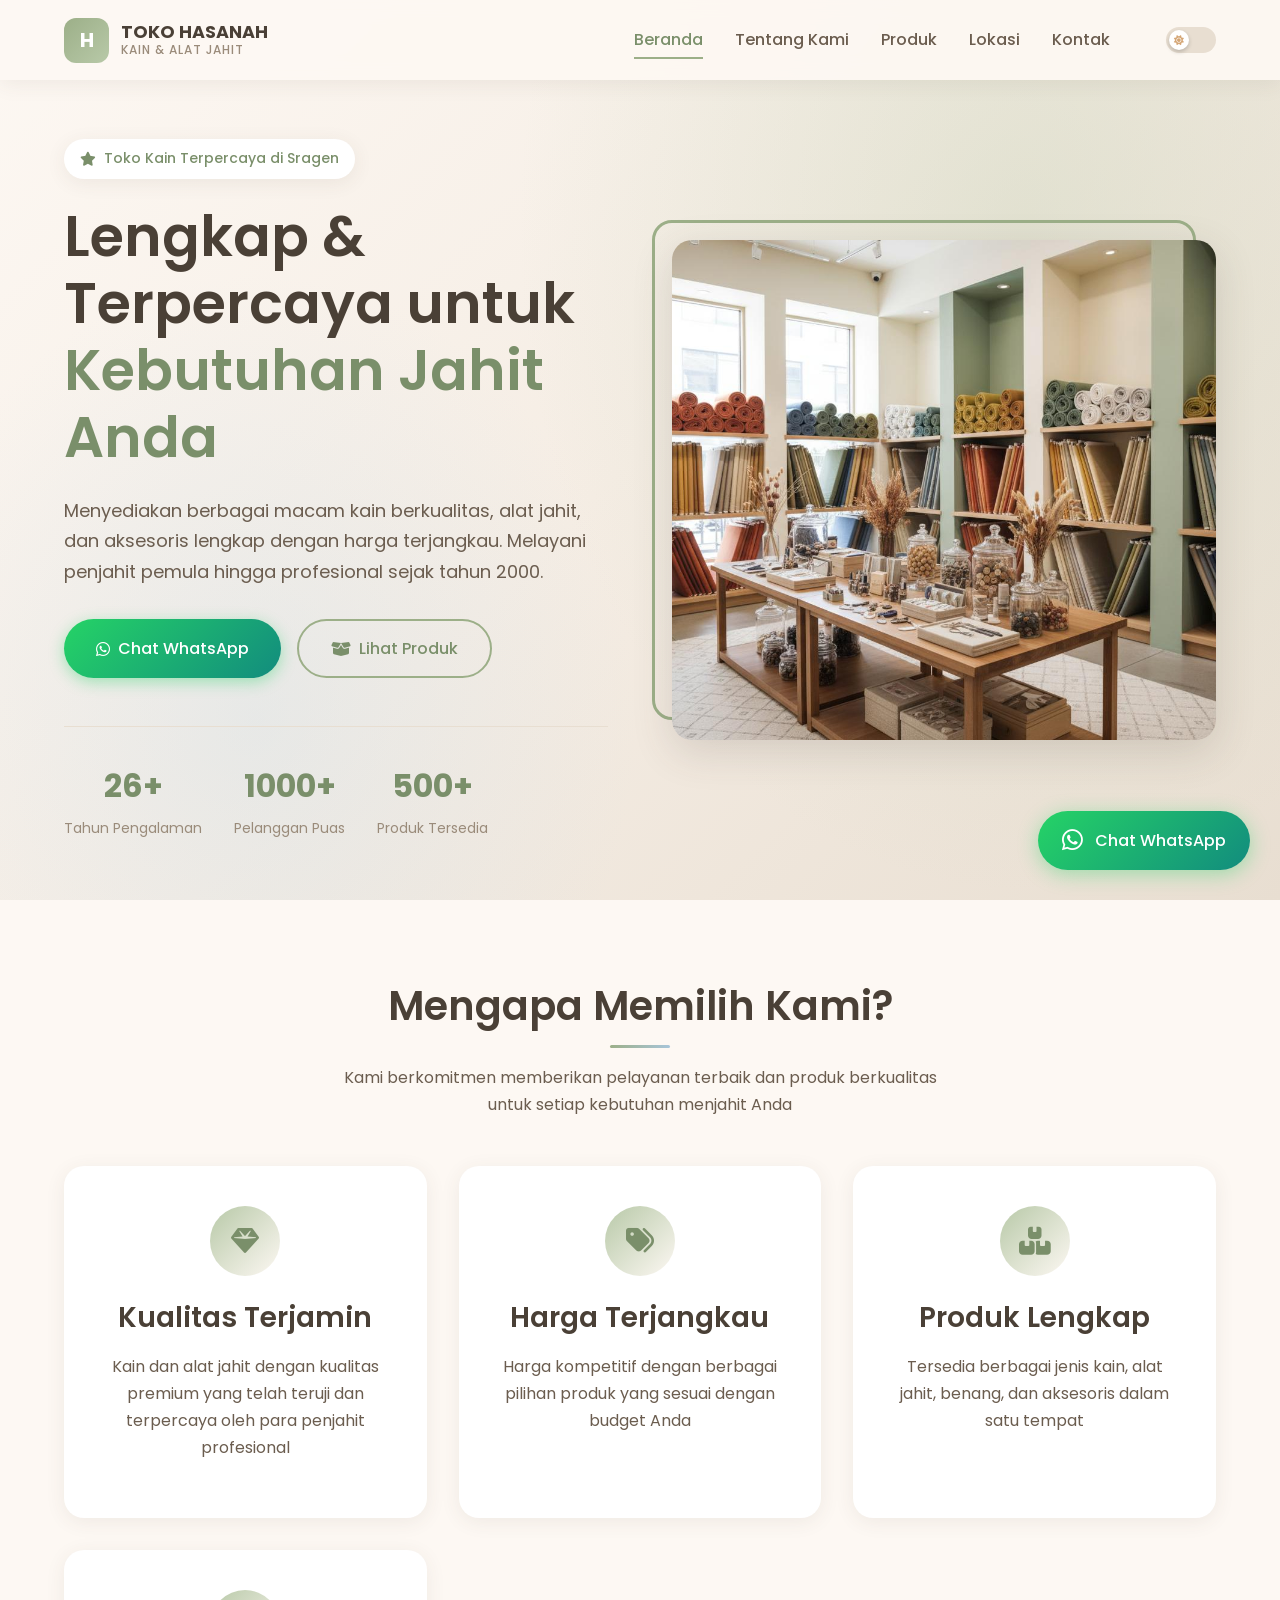
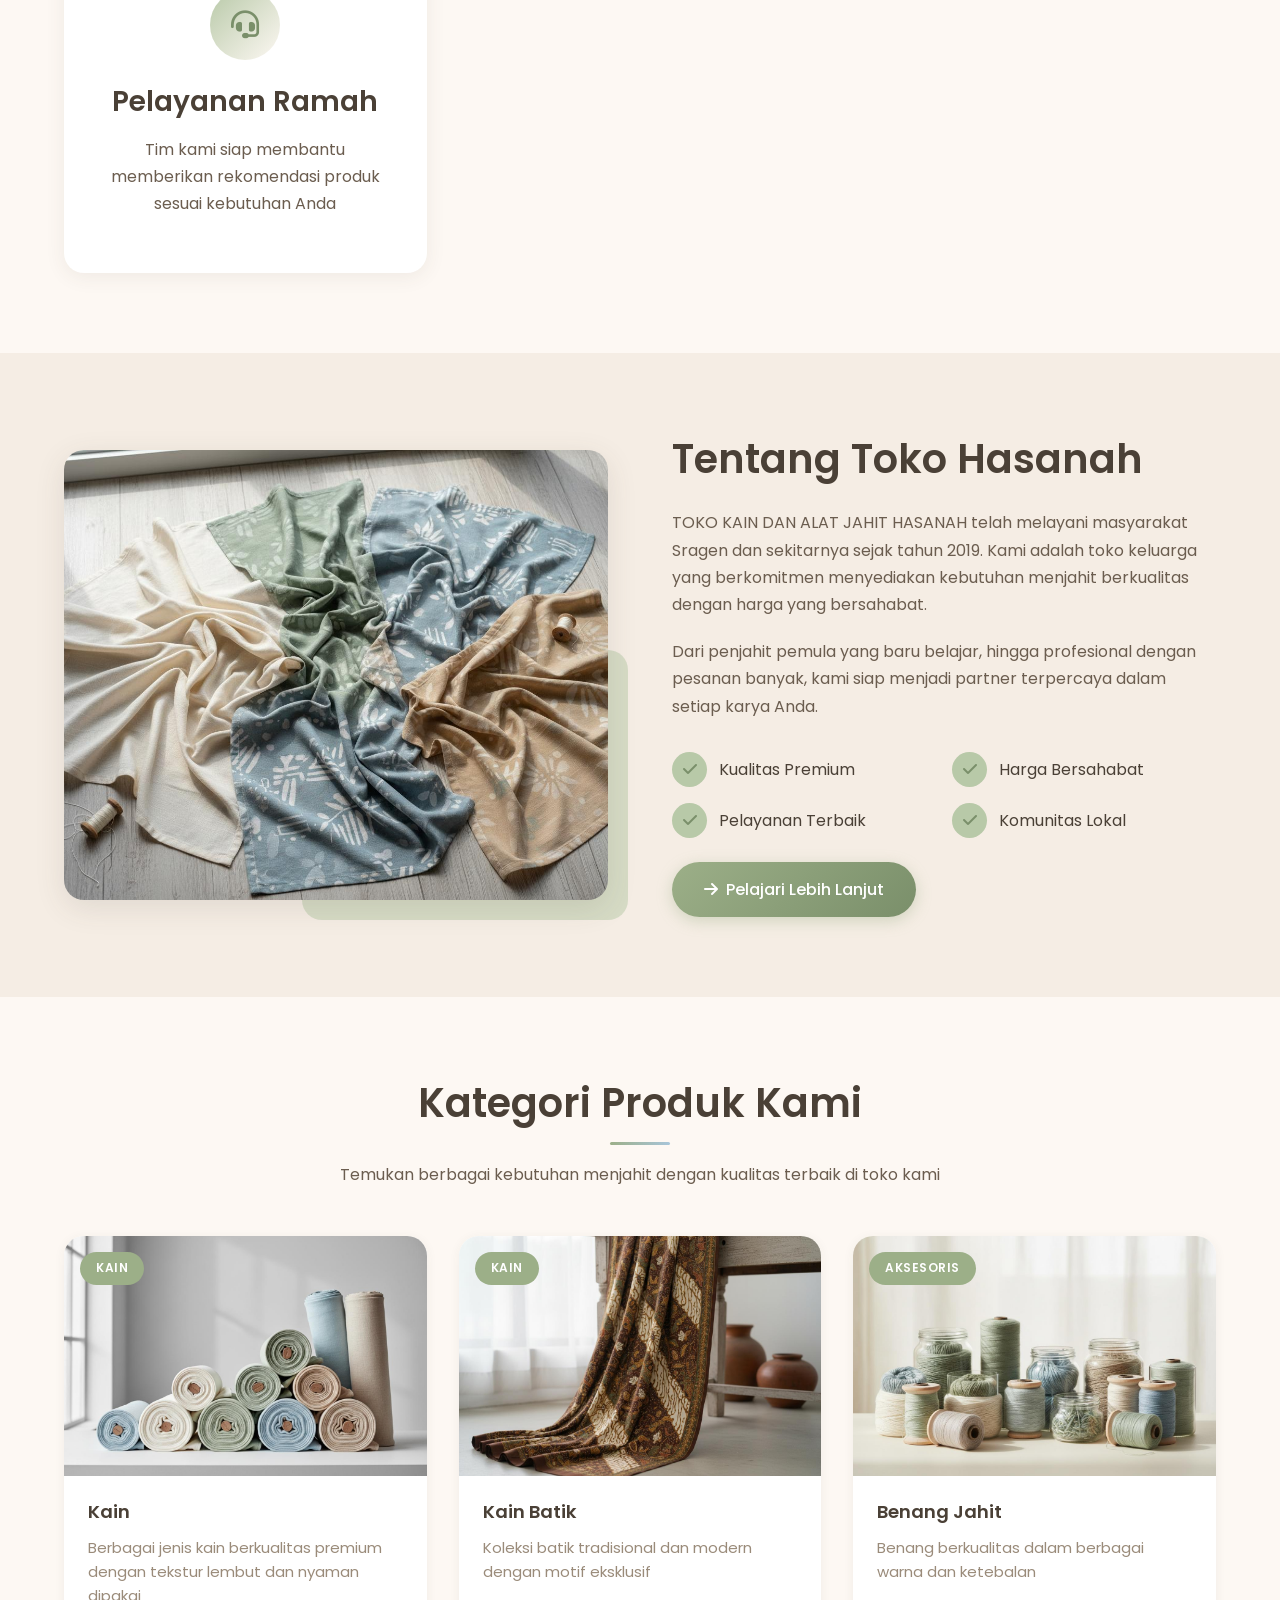
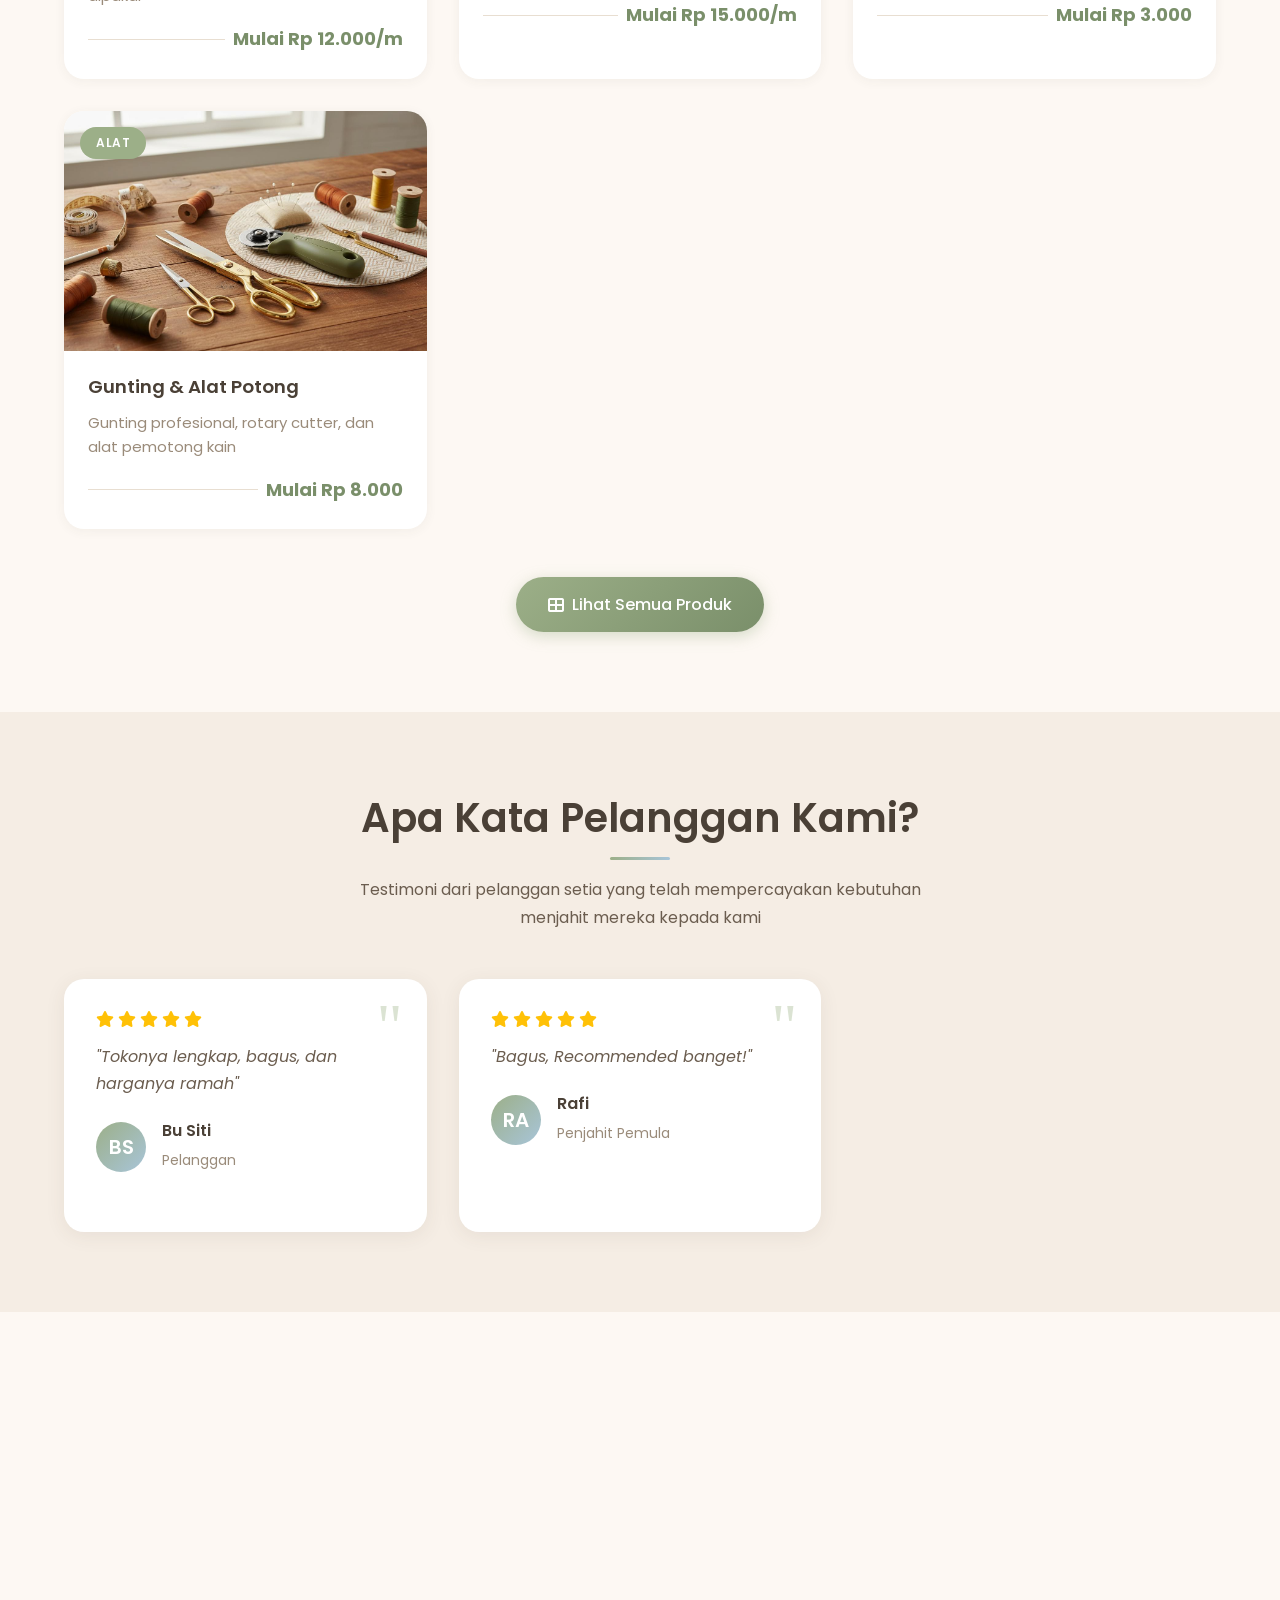
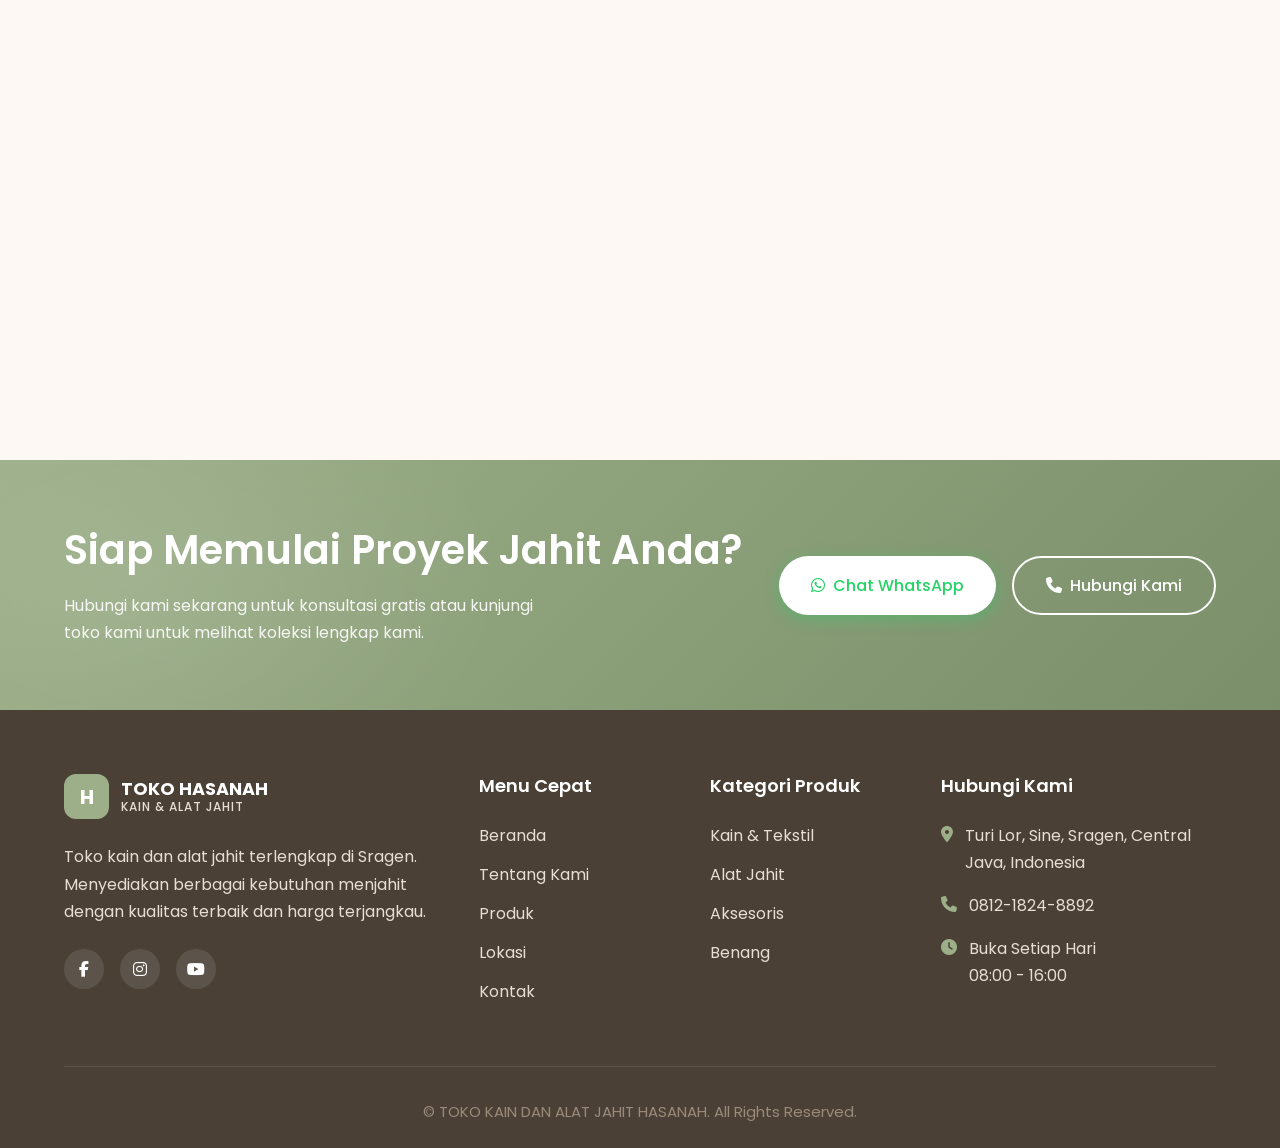
<file: index.html>
<!DOCTYPE html>
<html lang="id" data-theme="light">
<head>
    <meta charset="UTF-8">
    <meta name="viewport" content="width=device-width, initial-scale=1.0">
    <meta name="description" content="TOKO KAIN DAN ALAT JAHIT HASANAH - Lengkap & Terpercaya untuk Kebutuhan Jahit Anda. Menyediakan berbagai macam kain, alat jahit, dan aksesoris dengan harga terjangkau di Sragen, Jawa Tengah.">
    <meta name="keywords" content="toko kain, alat jahit, kain katun, batik, benang jahit, mesin jahit, sragen, jawa tengah">
    <meta name="author" content="TOKO KAIN DAN ALAT JAHIT HASANAH">
    <meta name="robots" content="index, follow">
    
    <!-- Open Graph / Facebook -->
    <meta property="og:type" content="website">
    <meta property="og:url" content="https://hasanahtokokain.com/">
    <meta property="og:title" content="TOKO KAIN DAN ALAT JAHIT HASANAH - Lengkap & Terpercaya">
    <meta property="og:description" content="Menyediakan berbagai macam kain, alat jahit, dan aksesoris dengan harga terjangkau di Sragen, Jawa Tengah.">
    <meta property="og:image" content="images/og-image.jpg">
    
    <!-- Twitter -->
    <meta property="twitter:card" content="summary_large_image">
    <meta property="twitter:url" content="https://hasanahtokokain.com/">
    <meta property="twitter:title" content="TOKO KAIN DAN ALAT JAHIT HASANAH - Lengkap & Terpercaya">
    <meta property="twitter:description" content="Menyediakan berbagai macam kain, alat jahit, dan aksesoris dengan harga terjangkau di Sragen, Jawa Tengah.">
    <meta property="twitter:image" content="images/og-image.jpg">
    
    <title>TOKO KAIN DAN ALAT JAHIT HASANAH</title>
    
    <!-- Favicon -->
    <link rel="icon" type="image/svg+xml" href="data:image/svg+xml,<svg xmlns='http://www.w3.org/2000/svg' viewBox='0 0 100 100'><text y='.9em' font-size='90'>🧵</text></svg>">
    
    <!-- Google Fonts -->
    <link rel="preconnect" href="https://fonts.googleapis.com">
    <link rel="preconnect" href="https://fonts.gstatic.com" crossorigin>
    <link href="https://fonts.googleapis.com/css2?family=Poppins:wght@300;400;500;600;700&display=swap" rel="stylesheet">
    
    <!-- Font Awesome -->
    <link rel="stylesheet" href="https://cdnjs.cloudflare.com/ajax/libs/font-awesome/6.4.0/css/all.min.css">
    
    <!-- Custom CSS -->
    <link rel="stylesheet" href="css/style.css">
    
    <style>
        body { font-family: 'Poppins', sans-serif; }
    </style>
</head>
<body>
    <!-- Header -->
    <header class="header" id="header">
        <div class="container">
            <nav class="nav">
                <a href="index.html" class="logo">
                    <div class="logo-icon">H</div>
                    <div class="logo-text">
                        TOKO HASANAH
                        <span>KAIN & ALAT JAHIT</span>
                    </div>
                </a>
                
                <ul class="nav-menu" id="navMenu">
                    <li><a href="index.html" class="nav-link active">Beranda</a></li>
                    <li><a href="tentang-kami.html" class="nav-link">Tentang Kami</a></li>
                    <li><a href="produk.html" class="nav-link">Produk</a></li>
                    <li><a href="lokasi.html" class="nav-link">Lokasi</a></li>
                    <li><a href="kontak.html" class="nav-link">Kontak</a></li>
                    <li>
                        <div class="dark-mode-toggle" id="darkModeToggle" title="Toggle Dark Mode">
                            <div class="toggle-slider">
                                <i class="fas fa-sun"></i>
                            </div>
                        </div>
                    </li>
                </ul>
                
                <div class="nav-toggle" id="navToggle">
                    <span></span>
                    <span></span>
                    <span></span>
                </div>
            </nav>
        </div>
    </header>

    <!-- Hero Section -->
    <section class="hero">
        <div class="container">
            <div class="hero-container">
                <div class="hero-content scroll-animate">
                    <div class="hero-badge">
                        <i class="fas fa-star"></i>
                        <span>Toko Kain Terpercaya di Sragen</span>
                    </div>
                    <h1 class="hero-title">
                        Lengkap & Terpercaya untuk <span>Kebutuhan Jahit Anda</span>
                    </h1>
                    <p class="hero-description">
                        Menyediakan berbagai macam kain berkualitas, alat jahit, dan aksesoris lengkap dengan harga terjangkau. Melayani penjahit pemula hingga profesional sejak tahun 2000.
                    </p>
                    <div class="hero-buttons">
                        <a href="https://wa.me/6281218248892?text=Halo%20Toko%20Hasanah,%20saya%20ingin%20bertanya%20tentang%20produk%20Anda" target="_blank" class="btn btn-whatsapp">
                            <i class="fab fa-whatsapp"></i>
                            Chat WhatsApp
                        </a>
                        <a href="produk.html" class="btn btn-outline">
                            <i class="fas fa-box-open"></i>
                            Lihat Produk
                        </a>
                    </div>
                    <div class="hero-stats">
                        <div class="stat-item">
                            <span class="stat-number">26+</span>
                            <span class="stat-label">Tahun Pengalaman</span>
                        </div>
                        <div class="stat-item">
                            <span class="stat-number">1000+</span>
                            <span class="stat-label">Pelanggan Puas</span>
                        </div>
                        <div class="stat-item">
                            <span class="stat-number">500+</span>
                            <span class="stat-label">Produk Tersedia</span>
                        </div>
                    </div>
                </div>
                <div class="hero-image scroll-animate">
                    <img src="images/hero-store.jpg" alt="Interior Toko Kain Hasanah" loading="lazy">
                </div>
            </div>
        </div>
    </section>

    <!-- Features Section -->
    <section class="section">
        <div class="container">
            <div class="section-title scroll-animate">
                <h2>Mengapa Memilih Kami?</h2>
                <p>Kami berkomitmen memberikan pelayanan terbaik dan produk berkualitas untuk setiap kebutuhan menjahit Anda</p>
            </div>
            <div class="features">
                <div class="feature-card scroll-animate">
                    <div class="feature-icon">
                        <i class="fas fa-gem"></i>
                    </div>
                    <h3>Kualitas Terjamin</h3>
                    <p>Kain dan alat jahit dengan kualitas premium yang telah teruji dan terpercaya oleh para penjahit profesional</p>
                </div>
                <div class="feature-card scroll-animate">
                    <div class="feature-icon">
                        <i class="fas fa-tags"></i>
                    </div>
                    <h3>Harga Terjangkau</h3>
                    <p>Harga kompetitif dengan berbagai pilihan produk yang sesuai dengan budget Anda</p>
                </div>
                <div class="feature-card scroll-animate">
                    <div class="feature-icon">
                        <i class="fas fa-boxes"></i>
                    </div>
                    <h3>Produk Lengkap</h3>
                    <p>Tersedia berbagai jenis kain, alat jahit, benang, dan aksesoris dalam satu tempat</p>
                </div>
                <div class="feature-card scroll-animate">
                    <div class="feature-icon">
                        <i class="fas fa-headset"></i>
                    </div>
                    <h3>Pelayanan Ramah</h3>
                    <p>Tim kami siap membantu memberikan rekomendasi produk sesuai kebutuhan Anda</p>
                </div>
            </div>
        </div>
    </section>

    <!-- About Preview Section -->
    <section class="section section-alt">
        <div class="container">
            <div class="about-container">
                <div class="about-image scroll-animate">
                    <img src="images/about-fabrics.jpg" alt="Koleksi Kain Toko Hasanah" loading="lazy">
                </div>
                <div class="about-content scroll-animate">
                    <h2>Tentang Toko Hasanah</h2>
                    <p>
                        TOKO KAIN DAN ALAT JAHIT HASANAH telah melayani masyarakat Sragen dan sekitarnya sejak tahun 2019. Kami adalah toko keluarga yang berkomitmen menyediakan kebutuhan menjahit berkualitas dengan harga yang bersahabat.
                    </p>
                    <p>
                        Dari penjahit pemula yang baru belajar, hingga profesional dengan pesanan banyak, kami siap menjadi partner terpercaya dalam setiap karya Anda.
                    </p>
                    <div class="about-values">
                        <div class="value-item">
                            <div class="value-icon">
                                <i class="fas fa-check"></i>
                            </div>
                            <span>Kualitas Premium</span>
                        </div>
                        <div class="value-item">
                            <div class="value-icon">
                                <i class="fas fa-check"></i>
                            </div>
                            <span>Harga Bersahabat</span>
                        </div>
                        <div class="value-item">
                            <div class="value-icon">
                                <i class="fas fa-check"></i>
                            </div>
                            <span>Pelayanan Terbaik</span>
                        </div>
                        <div class="value-item">
                            <div class="value-icon">
                                <i class="fas fa-check"></i>
                            </div>
                            <span>Komunitas Lokal</span>
                        </div>
                    </div>
                    <a href="tentang-kami.html" class="btn btn-primary mt-4">
                        <i class="fas fa-arrow-right"></i>
                        Pelajari Lebih Lanjut
                    </a>
                </div>
            </div>
        </div>
    </section>

    <!-- Products Preview Section -->
    <section class="section">
        <div class="container">
            <div class="section-title scroll-animate">
                <h2>Kategori Produk Kami</h2>
                <p>Temukan berbagai kebutuhan menjahit dengan kualitas terbaik di toko kami</p>
            </div>
            <div class="products-grid">
                <div class="product-card scroll-animate">
                    <div class="product-image">
                        <img src="images/product-kain-katun.jpg" alt="Kain Katun" loading="lazy">
                        <span class="product-category">Kain</span>
                    </div>
                    <div class="product-info">
                        <h3>Kain</h3>
                        <p>Berbagai jenis kain berkualitas premium dengan tekstur lembut dan nyaman dipakai</p>
                        <span class="product-price">Mulai Rp 12.000/m</span>
                    </div>
                </div>
                <div class="product-card scroll-animate">
                    <div class="product-image">
                        <img src="images/product-batik.jpg" alt="Kain Batik" loading="lazy">
                        <span class="product-category">Kain</span>
                    </div>
                    <div class="product-info">
                        <h3>Kain Batik</h3>
                        <p>Koleksi batik tradisional dan modern dengan motif eksklusif</p>
                        <span class="product-price">Mulai Rp 15.000/m</span>
                    </div>
                
                </div>
                <div class="product-card scroll-animate">
                    <div class="product-image">
                        <img src="images/product-benang.jpg" alt="Benang Jahit" loading="lazy">
                        <span class="product-category">Aksesoris</span>
                    </div>
                    <div class="product-info">
                        <h3>Benang Jahit</h3>
                        <p>Benang berkualitas dalam berbagai warna dan ketebalan</p>
                        <span class="product-price">Mulai Rp 3.000</span>
                    </div>
                </div>
                <div class="product-card scroll-animate">
                    <div class="product-image">
                        <img src="images/product-gunting.jpg" alt="Gunting dan Alat Potong" loading="lazy">
                        <span class="product-category">Alat</span>
                    </div>
                    <div class="product-info">
                        <h3>Gunting & Alat Potong</h3>
                        <p>Gunting profesional, rotary cutter, dan alat pemotong kain</p>
                        <span class="product-price">Mulai Rp 8.000</span>
                    </div>
                </div>
                <div class="product-card scroll-animate">
                    <div class="product-image">
                        <img src="images/product-aksesoris.jpg" alt="Aksesoris Jahit" loading="lazy">
                        <span class="product-category">Aksesoris</span>
                    </div>
                    <div class="product-info">
                        <h3>Aksesoris Lengkap</h3>
                        <p>Kancing, resleting, pita, dan berbagai aksesoris menjahit</p>
                        <span class="product-price">Mulai Rp 1.000</span>
                    </div>
                </div>
            </div>
            <div class="text-center mt-5">
                <a href="produk.html" class="btn btn-primary">
                    <i class="fas fa-th-large"></i>
                    Lihat Semua Produk
                </a>
            </div>
        </div>
    </section>

    <!-- Testimonials Section -->
    <section class="section section-alt">
        <div class="container">
            <div class="section-title scroll-animate">
                <h2>Apa Kata Pelanggan Kami?</h2>
                <p>Testimoni dari pelanggan setia yang telah mempercayakan kebutuhan menjahit mereka kepada kami</p>
            </div>
            <div class="testimonials-grid">
                <div class="testimonial-card scroll-animate">
                    <div class="testimonial-rating">
                        <i class="fas fa-star"></i>
                        <i class="fas fa-star"></i>
                        <i class="fas fa-star"></i>
                        <i class="fas fa-star"></i>
                        <i class="fas fa-star"></i>
                    </div>
                    <p class="testimonial-text">
                        "Tokonya lengkap, bagus, dan harganya ramah"
                    </p>
                    <div class="testimonial-author">
                        <div class="author-avatar">BS</div>
                        <div class="author-info">
                            <h4>Bu Siti</h4>
                            <span>Pelanggan</span>
                        </div>
                    </div>
                </div>
                <div class="testimonial-card scroll-animate">
                    <div class="testimonial-rating">
                        <i class="fas fa-star"></i>
                        <i class="fas fa-star"></i>
                        <i class="fas fa-star"></i>
                        <i class="fas fa-star"></i>
                        <i class="fas fa-star"></i>
                    </div>
                    <p class="testimonial-text">
                        "Bagus, Recommended banget!"
                    </p>
                    <div class="testimonial-author">
                        <div class="author-avatar">RA</div>
                        <div class="author-info">
                            <h4>Rafi</h4>
                            <span>Penjahit Pemula</span>
                        </div>
                    </div>
                </div>
                <div class="testimonial-card scroll-animate">
                    <div class="testimonial-rating">
                        <i class="fas fa-star"></i>
                        <i class="fas fa-star"></i>
                        <i class="fas fa-star"></i>
                        <i class="fas fa-star"></i>
                        <i class="fas fa-star-half-alt"></i>
                    </div>
                    <p class="testimonial-text">
                        "Produk lengkap, dari kain sampai aksesoris kecil semua ada. Harga juga transparan dan bersaing."
                    </p>
                    <div class="testimonial-author">
                        <div class="author-avatar">RE</div>
                        <div class="author-info">
                            <h4>Reza</h4>
                            <span>Pelanggan</span>
                        </div>
                    </div>
                </div>
            </div>
        </div>
    </section>

    <!-- Location Preview Section -->
    <section class="section">
        <div class="container">
            <div class="contact-container">
                <div class="contact-info scroll-animate">
                    <h2>Kunjungi Toko Kami</h2>
                    <p>
                        Kami berlokasi di Turi Lor, Sine, Sragen, Central Java, Indonesia. Datang langsung ke toko kami untuk melihat dan merasakan kualitas produk kami.
                    </p>
                    <div class="contact-details">
                        <div class="contact-item">
                            <div class="contact-icon">
                                <i class="fas fa-map-marker-alt"></i>
                            </div>
                            <div class="contact-text">
                                <h4>Alamat</h4>
                                <p>Turi Lor, Sine, Sragen, Central Java, Indonesia</p>
                            </div>
                        </div>
                        <div class="contact-item">
                            <div class="contact-icon">
                                <i class="fas fa-phone"></i>
                            </div>
                            <div class="contact-text">
                                <h4>Telepon / WhatsApp</h4>
                                <p>0812-1824-8892</p>
                            </div>
                        </div>
                        <div class="contact-item">
                            <div class="contact-icon">
                                <i class="fas fa-clock"></i>
                            </div>
                            <div class="contact-text">
                                <h4>Jam Operasional</h4>
                                <p>Buka Setiap Hari - 08:00 - 16:00</p>
                            </div>
                        </div>
                    </div>
                    <a href="lokasi.html" class="btn btn-primary mt-4">
                        <i class="fas fa-map-marked-alt"></i>
                        Lihat Peta Lokasi
                    </a>
                </div>
                <div class="contact-map scroll-animate">
                    <iframe 
                        src="https://www.google.com/maps/embed?pb=!1m18!1m12!1m3!1d3954.788503674058!2d110.9973105!3d-7.4431884!2m3!1f0!2f0!3f0!3m2!1i1024!2i768!4f13.1!3m3!1m2!1s0x2e7a1ca9bff1cd7f%3A0xcba7f2d09bc4047c!2shasanah!5e0!3m2!1sen!2sid!4v1744000000000!5m2!1sen!2sid" 
                        allowfullscreen="" 
                        loading="lazy"
                        title="Lokasi Toko Kain Hasanah">
                    </iframe>
                </div>
            </div>
        </div>
    </section>

    <!-- CTA Section -->
    <section class="cta-section">
        <div class="container">
            <div class="cta-container">
                <div class="cta-content">
                    <h2>Siap Memulai Proyek Jahit Anda?</h2>
                    <p>Hubungi kami sekarang untuk konsultasi gratis atau kunjungi toko kami untuk melihat koleksi lengkap kami.</p>
                </div>
                <div class="cta-buttons">
                    <a href="https://wa.me/6281218248892?text=Halo%20Toko%20Hasanah,%20saya%20ingin%20bertanya%20tentang%20produk%20Anda" target="_blank" class="btn btn-whatsapp">
                        <i class="fab fa-whatsapp"></i>
                        Chat WhatsApp
                    </a>
                    <a href="tel:081218248892" class="btn btn-outline">
                        <i class="fas fa-phone"></i>
                        Hubungi Kami
                    </a>
                </div>
            </div>
        </div>
    </section>

    <!-- Footer -->
    <footer class="footer">
        <div class="container">
            <div class="footer-container">
                <!-- Brand Column -->
                <div class="footer-brand">
                    <a href="index.html" class="logo">
                        <div class="logo-icon">H</div>
                        <div class="logo-text">
                            TOKO HASANAH
                            <span>KAIN & ALAT JAHIT</span>
                        </div>
                    </a>
                    <p>Toko kain dan alat jahit terlengkap di Sragen. Menyediakan berbagai kebutuhan menjahit dengan kualitas terbaik dan harga terjangkau.</p>
                    <div class="footer-social">
                        <a href="#" class="social-link" aria-label="Facebook">
                            <i class="fab fa-facebook-f"></i>
                        </a>
                        <a href="#" class="social-link" aria-label="Instagram">
                            <i class="fab fa-instagram"></i>
                        </a>
                        <a href="#" class="social-link" aria-label="YouTube">
                            <i class="fab fa-youtube"></i>
                        </a>
                    </div>
                </div>
                
                <!-- Quick Links -->
                <div class="footer-column">
                    <h4 class="footer-title">Menu Cepat</h4>
                    <ul class="footer-links">
                        <li><a href="index.html">Beranda</a></li>
                        <li><a href="tentang-kami.html">Tentang Kami</a></li>
                        <li><a href="produk.html">Produk</a></li>
                        <li><a href="lokasi.html">Lokasi</a></li>
                        <li><a href="kontak.html">Kontak</a></li>
                    </ul>
                </div>
                
                <!-- Products -->
                <div class="footer-column">
                    <h4 class="footer-title">Kategori Produk</h4>
                    <ul class="footer-links">
                        <li><a href="produk.html">Kain & Tekstil</a></li>
                        <li><a href="produk.html">Alat Jahit</a></li>
                        <li><a href="produk.html">Aksesoris</a></li>
                        <li><a href="produk.html">Benang</a></li>
                    </ul>
                </div>
                
                <!-- Contact Info -->
                <div class="footer-column">
                    <h4 class="footer-title">Hubungi Kami</h4>
                    <ul class="footer-contact">
                        <li>
                            <i class="fas fa-map-marker-alt"></i>
                            <span>Turi Lor, Sine, Sragen, Central Java, Indonesia</span>
                        </li>
                        <li>
                            <i class="fas fa-phone"></i>
                            <span>0812-1824-8892</span>
                        </li>
                        <li>
                            <i class="fas fa-clock"></i>
                            <span>Buka Setiap Hari<br>08:00 - 16:00</span>
                        </li>
                    </ul>
                </div>
            </div>
            
            <div class="footer-bottom">
                <p>&copy; TOKO KAIN DAN ALAT JAHIT HASANAH. All Rights Reserved.</p>
            </div>
        </div>
    </footer>
    
    <!-- Floating WhatsApp Button -->
    <div class="whatsapp-float">
        <a href="https://wa.me/6281218248892?text=Halo%20Toko%20Hasanah,%20saya%20ingin%20bertanya%20tentang%20produk%20Anda" target="_blank" rel="noopener noreferrer">
            <i class="fab fa-whatsapp"></i>
            <span>Chat WhatsApp</span>
        </a>
    </div>
    
    <!-- Custom JavaScript -->
    <script src="js/main.js"></script>
</body>
</html>
</file>
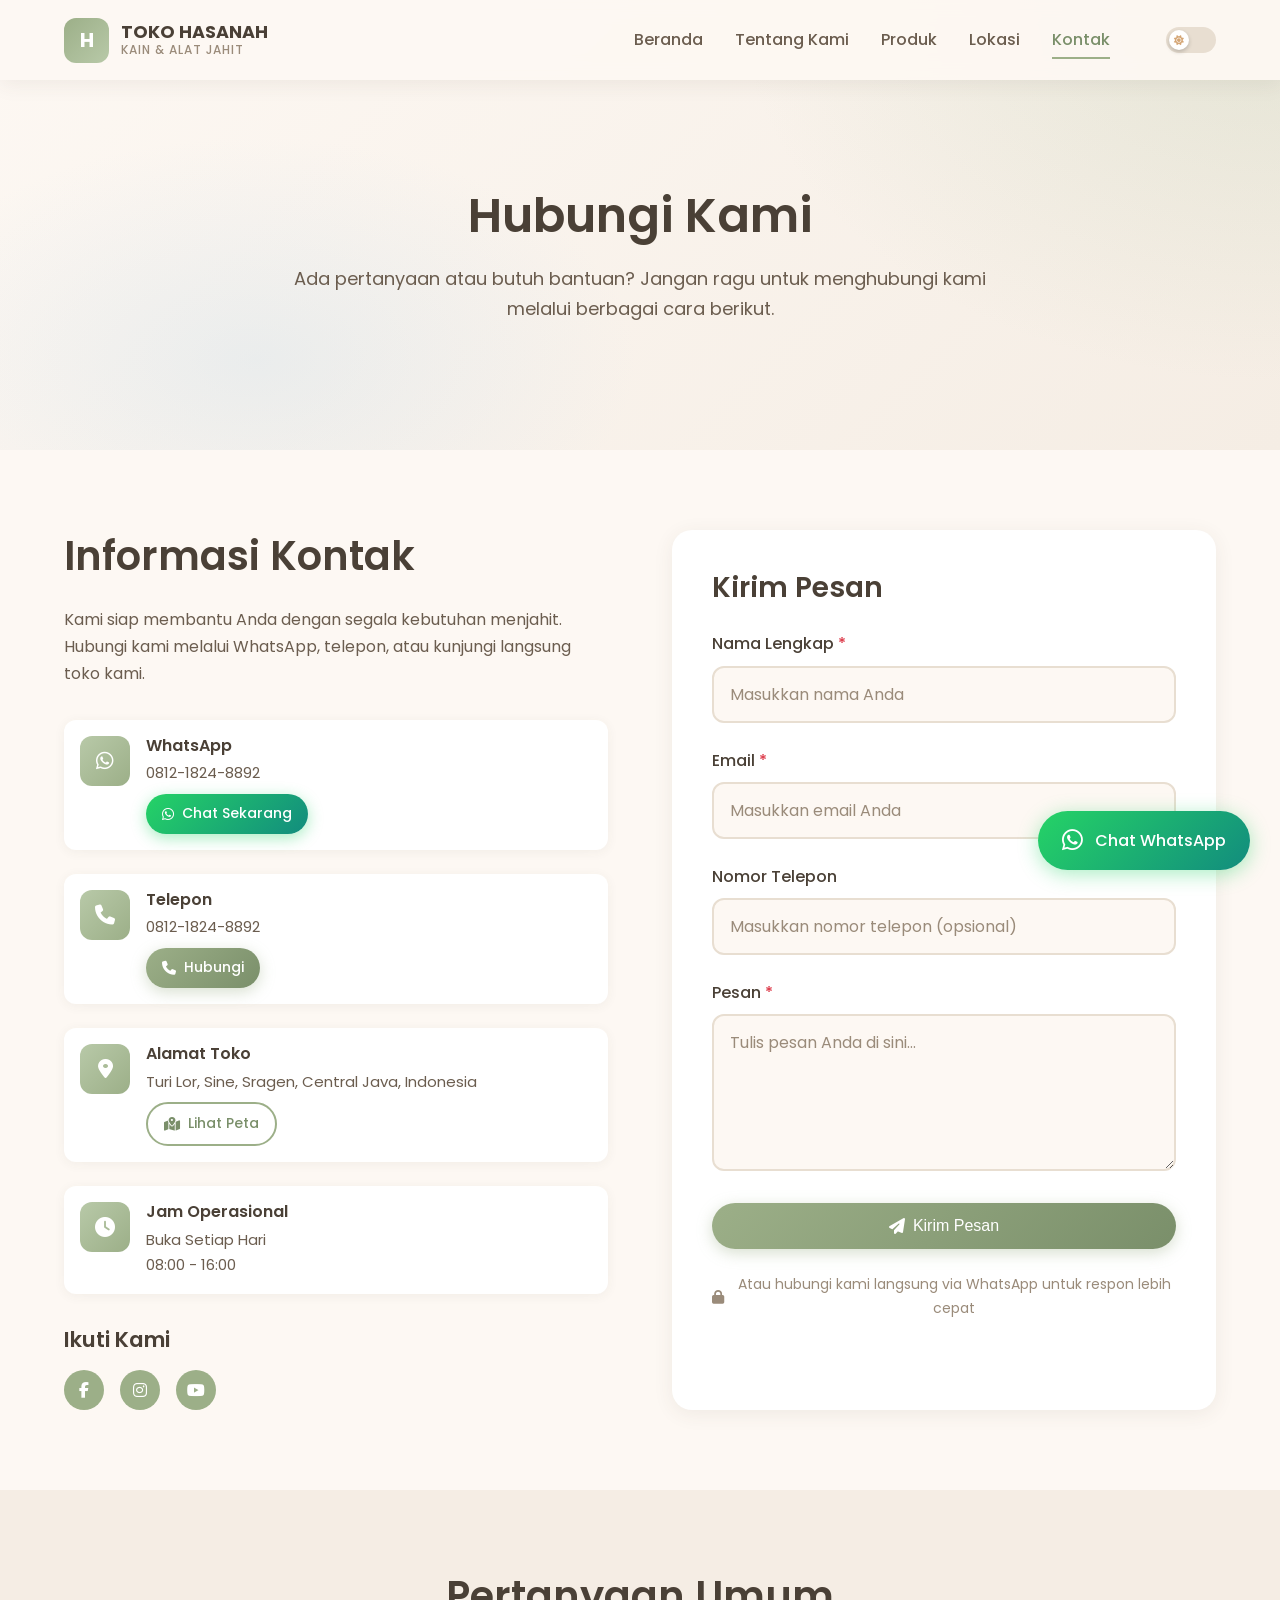
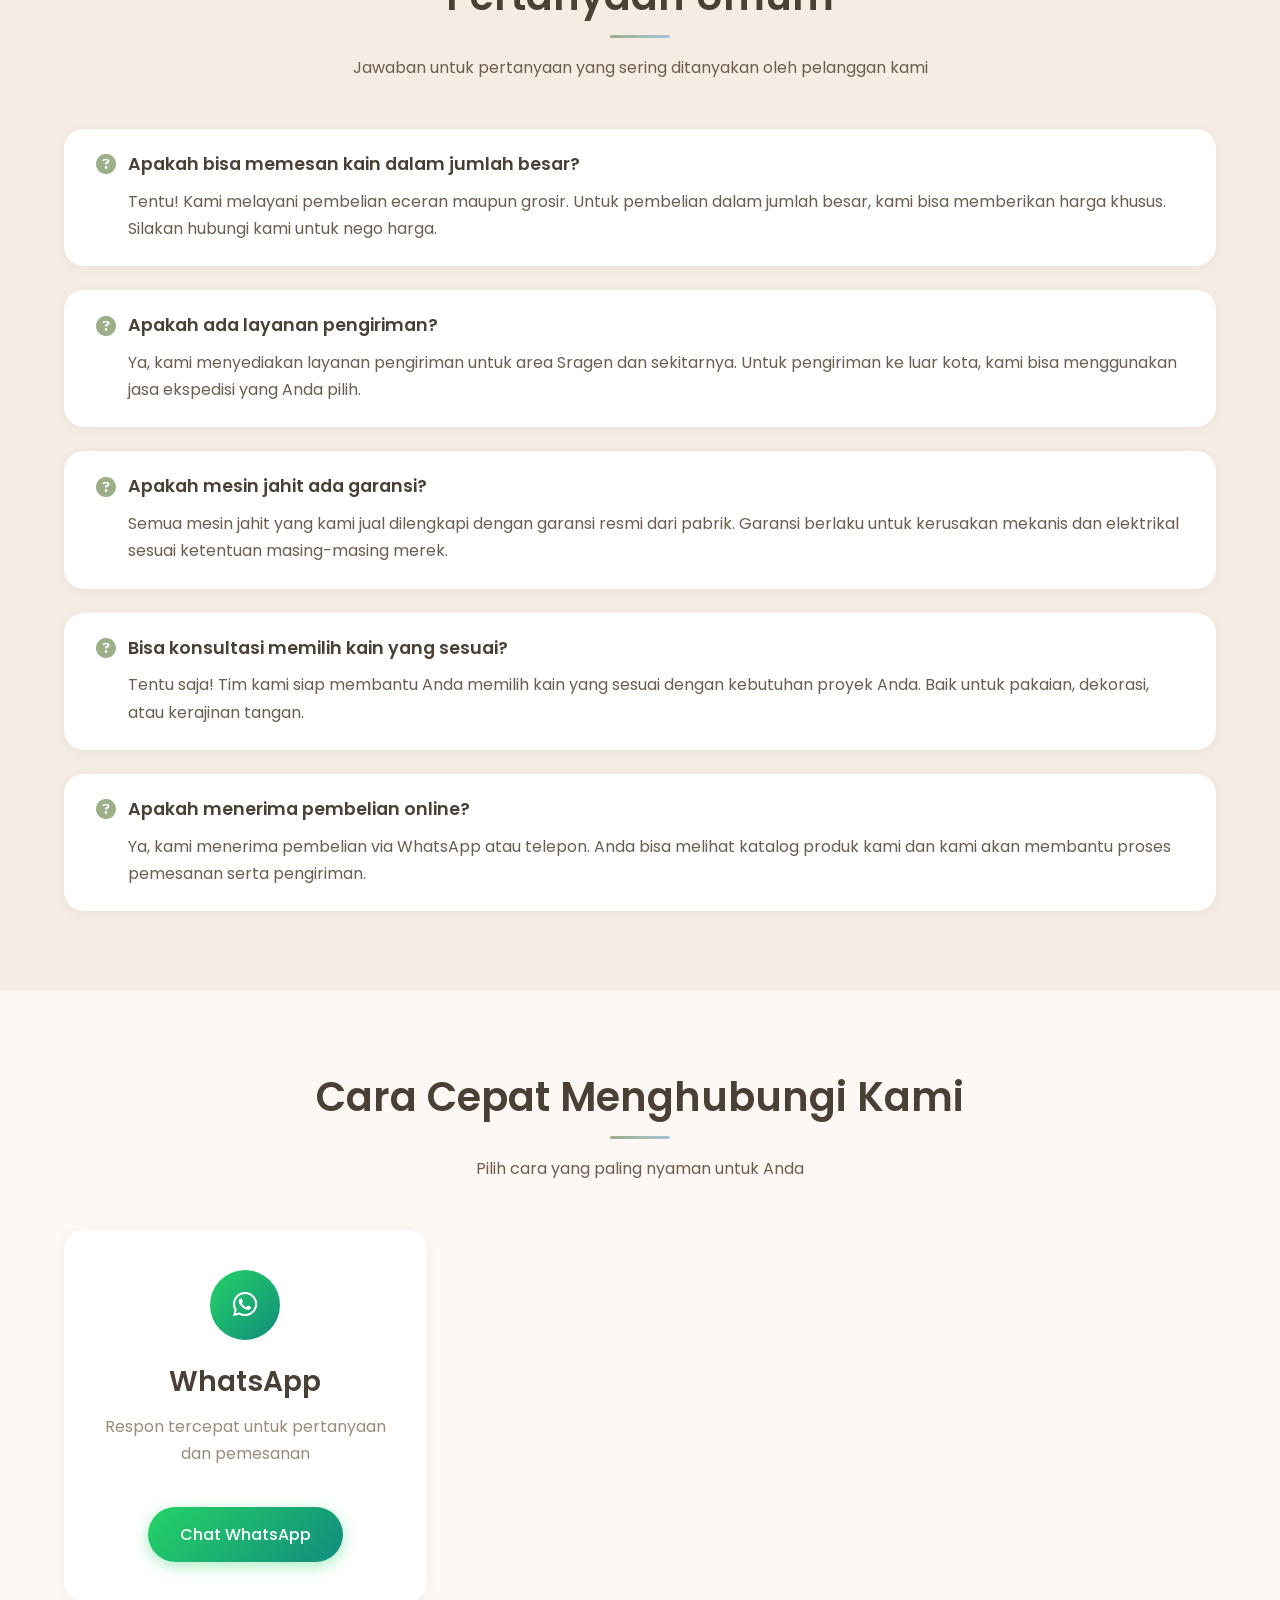
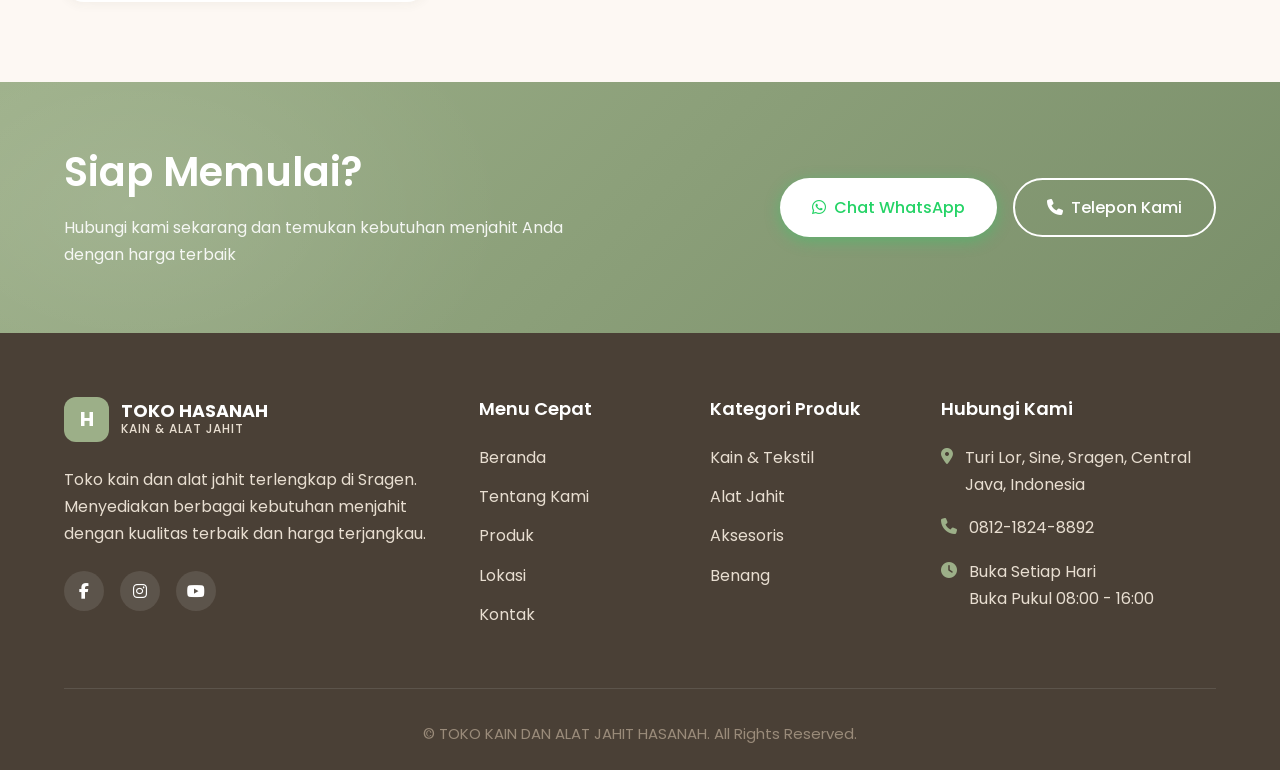
<file: kontak.html>
<!DOCTYPE html>
<html lang="id" data-theme="light">
<head>
    <meta charset="UTF-8">
    <meta name="viewport" content="width=device-width, initial-scale=1.0">
    <meta name="description" content="Hubungi Toko Kain dan Alat Jahit Hasanah - WhatsApp, Telepon, atau kunjungi toko kami di Sragen.">
    <title>Hubungi Kami - TOKO HASANAH</title>
    
    <!-- Google Fonts -->
    <link rel="preconnect" href="https://fonts.googleapis.com">
    <link rel="preconnect" href="https://fonts.gstatic.com" crossorigin>
    <link href="https://fonts.googleapis.com/css2?family=Poppins:wght@300;400;500;600;700&display=swap" rel="stylesheet">
    
    <!-- Font Awesome -->
    <link rel="stylesheet" href="https://cdnjs.cloudflare.com/ajax/libs/font-awesome/6.4.0/css/all.min.css">
    
    <!-- Custom CSS -->
    <link rel="stylesheet" href="css/style.css">
    
    <style>
        body { font-family: 'Poppins', sans-serif; }
    </style>
</head>
<body>
    <!-- Header -->
    <header class="header" id="header">
        <div class="container">
            <nav class="nav">
                <a href="index.html" class="logo">
                    <div class="logo-icon">H</div>
                    <div class="logo-text">
                        TOKO HASANAH
                        <span>KAIN & ALAT JAHIT</span>
                    </div>
                </a>
                
                <ul class="nav-menu" id="navMenu">
                    <li><a href="index.html" class="nav-link">Beranda</a></li>
                    <li><a href="tentang-kami.html" class="nav-link">Tentang Kami</a></li>
                    <li><a href="produk.html" class="nav-link">Produk</a></li>
                    <li><a href="lokasi.html" class="nav-link">Lokasi</a></li>
                    <li><a href="kontak.html" class="nav-link active">Kontak</a></li>
                    <li>
                        <div class="dark-mode-toggle" id="darkModeToggle" title="Toggle Dark Mode">
                            <div class="toggle-slider">
                                <i class="fas fa-sun"></i>
                            </div>
                        </div>
                    </li>
                </ul>
                
                <div class="nav-toggle" id="navToggle">
                    <span></span>
                    <span></span>
                    <span></span>
                </div>
            </nav>
        </div>
    </header>

    <!-- Page Header -->
    <section class="hero page-header">
        <div class="container">
            <div class="page-header-content scroll-animate">
                <h2>Hubungi Kami</h2>
                <p>
                    Ada pertanyaan atau butuh bantuan? Jangan ragu untuk menghubungi kami melalui berbagai cara berikut.
                </p>
            </div>
        </div>
    </section>

    <!-- Contact Section -->
    <section class="section">
        <div class="container">
            <div class="contact-container">
                <div class="contact-info scroll-animate">
                    <h2>Informasi Kontak</h2>
                    <p>
                        Kami siap membantu Anda dengan segala kebutuhan menjahit. Hubungi kami melalui WhatsApp, telepon, atau kunjungi langsung toko kami.
                    </p>
                    
                    <div class="contact-details">
                        <div class="contact-item">
                            <div class="contact-icon">
                                <i class="fab fa-whatsapp"></i>
                            </div>
                            <div class="contact-text">
                                <h4>WhatsApp</h4>
                                <p>0812-1824-8892</p>
                                <a href="https://wa.me/6281218248892?text=Halo%20Toko%20Hasanah,%20saya%20ingin%20bertanya" target="_blank" class="btn btn-whatsapp" style="margin-top: 0.5rem; padding: 0.5rem 1rem; font-size: 0.875rem;">
                                    <i class="fab fa-whatsapp"></i> Chat Sekarang
                                </a>
                            </div>
                        </div>
                        
                        <div class="contact-item">
                            <div class="contact-icon">
                                <i class="fas fa-phone"></i>
                            </div>
                            <div class="contact-text">
                                <h4>Telepon</h4>
                                <p>0812-1824-8892</p>
                                <a href="tel:081218248892" class="btn btn-primary" style="margin-top: 0.5rem; padding: 0.5rem 1rem; font-size: 0.875rem;">
                                    <i class="fas fa-phone"></i> Hubungi
                                </a>
                            </div>
                        </div>
                        
                        <div class="contact-item">
                            <div class="contact-icon">
                                <i class="fas fa-map-marker-alt"></i>
                            </div>
                            <div class="contact-text">
                                <h4>Alamat Toko</h4>
                                <p>Turi Lor, Sine, Sragen, Central Java, Indonesia</p>
                                <a href="lokasi.html" class="btn btn-outline" style="margin-top: 0.5rem; padding: 0.5rem 1rem; font-size: 0.875rem;">
                                    <i class="fas fa-map-marked-alt"></i> Lihat Peta
                                </a>
                            </div>
                        </div>
                        
                        <div class="contact-item">
                            <div class="contact-icon">
                                <i class="fas fa-clock"></i>
                            </div>
                            <div class="contact-text">
                                <h4>Jam Operasional</h4>
                                <p>Buka Setiap Hari<br>08:00 - 16:00</p>
                            </div>
                        </div>
                    </div>
                    
                    <!-- Social Media -->
                    <div style="margin-top: 2rem;">
                        <h4 style="margin-bottom: 1rem;">Ikuti Kami</h4>
                        <div class="footer-social">
                            <a href="#" class="social-link" style="background: var(--color-primary);" aria-label="Facebook">
                                <i class="fab fa-facebook-f"></i>
                            </a>
                            <a href="#" class="social-link" style="background: var(--color-primary);" aria-label="Instagram">
                                <i class="fab fa-instagram"></i>
                            </a>
                            <a href="#" class="social-link" style="background: var(--color-primary);" aria-label="YouTube">
                                <i class="fab fa-youtube"></i>
                            </a>
                        </div>
                    </div>
                </div>
                
                <!-- Contact Form -->
                <div class="contact-form-container scroll-animate">
                    <h3 style="margin-bottom: 1.5rem;">Kirim Pesan</h3>
                    
                    <form method="POST" action="" id="contactForm">
                        <div class="form-group">
                            <label for="nama">Nama Lengkap <span class="required">*</span></label>
                            <input type="text" id="nama" name="nama" required 
                                class="form-control"
                                placeholder="Masukkan nama Anda">
                        </div>
                        
                        <div class="form-group">
                            <label for="email">Email <span class="required">*</span></label>
                            <input type="email" id="email" name="email" required 
                                class="form-control"
                                placeholder="Masukkan email Anda">
                        </div>
                        
                        <div class="form-group">
                            <label for="telepon">Nomor Telepon</label>
                            <input type="tel" id="telepon" name="telepon" 
                                class="form-control"
                                placeholder="Masukkan nomor telepon (opsional)">
                        </div>
                        
                        <div class="form-group">
                            <label for="pesan">Pesan <span class="required">*</span></label>
                            <textarea id="pesan" name="pesan" rows="5" required 
                                class="form-control"
                                placeholder="Tulis pesan Anda di sini..."></textarea>
                        </div>
                        
                        <button type="submit" class="btn btn-primary" style="width: 100%;">
                            <i class="fas fa-paper-plane"></i>
                            Kirim Pesan
                        </button>
                    </form>
                    
                    <p class="form-note">
                        <i class="fas fa-lock"></i>
                        Atau hubungi kami langsung via WhatsApp untuk respon lebih cepat
                    </p>
                </div>
            </div>
        </div>
    </section>

    <!-- FAQ Section -->
    <section class="section section-alt">
        <div class="container">
            <div class="section-title scroll-animate">
                <h2>Pertanyaan Umum</h2>
                <p>Jawaban untuk pertanyaan yang sering ditanyakan oleh pelanggan kami</p>
            </div>
            
            <div class="faq-grid">
                <div class="faq-card scroll-animate">
                    <h3><i class="fas fa-question-circle"></i> Apakah bisa memesan kain dalam jumlah besar?</h3>
                    <p>
                        Tentu! Kami melayani pembelian eceran maupun grosir. Untuk pembelian dalam jumlah besar, kami bisa memberikan harga khusus. Silakan hubungi kami untuk nego harga.
                    </p>
                </div>
                
                <div class="faq-card scroll-animate">
                    <h3><i class="fas fa-question-circle"></i> Apakah ada layanan pengiriman?</h3>
                    <p>
                        Ya, kami menyediakan layanan pengiriman untuk area Sragen dan sekitarnya. Untuk pengiriman ke luar kota, kami bisa menggunakan jasa ekspedisi yang Anda pilih.
                    </p>
                </div>
                
                <div class="faq-card scroll-animate">
                    <h3><i class="fas fa-question-circle"></i> Apakah mesin jahit ada garansi?</h3>
                    <p>
                        Semua mesin jahit yang kami jual dilengkapi dengan garansi resmi dari pabrik. Garansi berlaku untuk kerusakan mekanis dan elektrikal sesuai ketentuan masing-masing merek.
                    </p>
                </div>
                
                <div class="faq-card scroll-animate">
                    <h3><i class="fas fa-question-circle"></i> Bisa konsultasi memilih kain yang sesuai?</h3>
                    <p>
                        Tentu saja! Tim kami siap membantu Anda memilih kain yang sesuai dengan kebutuhan proyek Anda. Baik untuk pakaian, dekorasi, atau kerajinan tangan.
                    </p>
                </div>
                
                <div class="faq-card scroll-animate">
                    <h3><i class="fas fa-question-circle"></i> Apakah menerima pembelian online?</h3>
                    <p>
                        Ya, kami menerima pembelian via WhatsApp atau telepon. Anda bisa melihat katalog produk kami dan kami akan membantu proses pemesanan serta pengiriman.
                    </p>
                </div>
            </div>
        </div>
    </section>

    <!-- Quick Contact Methods -->
    <section class="section">
        <div class="container">
            <div class="section-title scroll-animate">
                <h2>Cara Cepat Menghubungi Kami</h2>
                <p>Pilih cara yang paling nyaman untuk Anda</p>
            </div>
            
            <div class="quick-contact-grid">
                <div class="quick-contact-card scroll-animate">
                    <div class="feature-icon" style="background: linear-gradient(135deg, #25D366, #128C7E);">
                        <i class="fab fa-whatsapp" style="color: white;"></i>
                    </div>
                    <h3>WhatsApp</h3>
                    <p>Respon tercepat untuk pertanyaan dan pemesanan</p>
                    <a href="https://wa.me/6281218248892?text=Halo%20Toko%20Hasanah" target="_blank" class="btn btn-whatsapp" style="margin-top: 1rem;">
                        Chat WhatsApp
                    </a>
                </div>
                
                <div class="quick-contact-card scroll-animate">
                    <div class="feature-icon" style="background: var(--color-primary);">
                        <i class="fas fa-phone" style="color: white;"></i>
                    </div>
                    <h3>Telepon Langsung</h3>
                    <p>Hubungi kami untuk informasi stok dan harga</p>
                    <a href="tel:081218248892" class="btn btn-primary" style="margin-top: 1rem;">
                        0812-1824-8892
                    </a>
                </div>
                
                <div class="quick-contact-card scroll-animate">
                    <div class="feature-icon" style="background: var(--color-secondary);">
                        <i class="fas fa-store" style="color: white;"></i>
                    </div>
                    <h3>Kunjungi Toko</h3>
                    <p>Lihat langsung koleksi produk kami</p>
                    <a href="lokasi.html" class="btn btn-secondary" style="margin-top: 1rem;">
                        Lihat Lokasi
                    </a>
                </div>
            </div>
        </div>
    </section>

    <!-- CTA Section -->
    <section class="cta-section">
        <div class="container">
            <div class="cta-container">
                <div class="cta-content">
                    <h2>Siap Memulai?</h2>
                    <p>Hubungi kami sekarang dan temukan kebutuhan menjahit Anda dengan harga terbaik</p>
                </div>
                <div class="cta-buttons">
                    <a href="https://wa.me/6281218248892?text=Halo%20Toko%20Hasanah,%20saya%20ingin%20bertanya%20tentang%20produk%20Anda" target="_blank" class="btn btn-whatsapp">
                        <i class="fab fa-whatsapp"></i>
                        Chat WhatsApp
                    </a>
                    <a href="tel:081218248892" class="btn btn-outline">
                        <i class="fas fa-phone"></i>
                        Telepon Kami
                    </a>
                </div>
            </div>
        </div>
    </section>

    <!-- Footer -->
    <footer class="footer">
        <div class="container">
            <div class="footer-container">
                <!-- Brand Column -->
                <div class="footer-brand">
                    <a href="index.html" class="logo">
                        <div class="logo-icon">H</div>
                        <div class="logo-text">
                            TOKO HASANAH
                            <span>KAIN & ALAT JAHIT</span>
                        </div>
                    </a>
                    <p>Toko kain dan alat jahit terlengkap di Sragen. Menyediakan berbagai kebutuhan menjahit dengan kualitas terbaik dan harga terjangkau.</p>
                    <div class="footer-social">
                        <a href="#" class="social-link" aria-label="Facebook">
                            <i class="fab fa-facebook-f"></i>
                        </a>
                        <a href="#" class="social-link" aria-label="Instagram">
                            <i class="fab fa-instagram"></i>
                        </a>
                        <a href="#" class="social-link" aria-label="YouTube">
                            <i class="fab fa-youtube"></i>
                        </a>
                    </div>
                </div>
                
                <!-- Quick Links -->
                <div class="footer-column">
                    <h4 class="footer-title">Menu Cepat</h4>
                    <ul class="footer-links">
                        <li><a href="index.html">Beranda</a></li>
                        <li><a href="tentang-kami.html">Tentang Kami</a></li>
                        <li><a href="produk.html">Produk</a></li>
                        <li><a href="lokasi.html">Lokasi</a></li>
                        <li><a href="kontak.html">Kontak</a></li>
                    </ul>
                </div>
                
                <!-- Products -->
                <div class="footer-column">
                    <h4 class="footer-title">Kategori Produk</h4>
                    <ul class="footer-links">
                        <li><a href="produk.html">Kain & Tekstil</a></li>
                        <li><a href="produk.html">Alat Jahit</a></li>
                        <li><a href="produk.html">Aksesoris</a></li>
                        <li><a href="produk.html">Benang</a></li>
                    </ul>
                </div>
                
                <!-- Contact Info -->
                <div class="footer-column">
                    <h4 class="footer-title">Hubungi Kami</h4>
                    <ul class="footer-contact">
                        <li>
                            <i class="fas fa-map-marker-alt"></i>
                            <span>Turi Lor, Sine, Sragen, Central Java, Indonesia</span>
                        </li>
                        <li>
                            <i class="fas fa-phone"></i>
                            <span>0812-1824-8892</span>
                        </li>
                        <li>
                            <i class="fas fa-clock"></i>
                            <span>Buka Setiap Hari<br>Buka Pukul 08:00 - 16:00</span>
                        </li>
                    </ul>
                </div>
            </div>
            
            <div class="footer-bottom">
                <p>&copy; TOKO KAIN DAN ALAT JAHIT HASANAH. All Rights Reserved.</p>
            </div>
        </div>
    </footer>
    
    <!-- Floating WhatsApp Button -->
    <div class="whatsapp-float">
        <a href="https://wa.me/6281218248892?text=Halo%20Toko%20Hasanah,%20saya%20ingin%20bertanya%20tentang%20produk%20Anda" target="_blank" rel="noopener noreferrer">
            <i class="fab fa-whatsapp"></i>
            <span>Chat WhatsApp</span>
        </a>
    </div>
    
    <!-- Custom JavaScript -->
    <script src="js/main.js"></script>
</body>
</html>
</file>
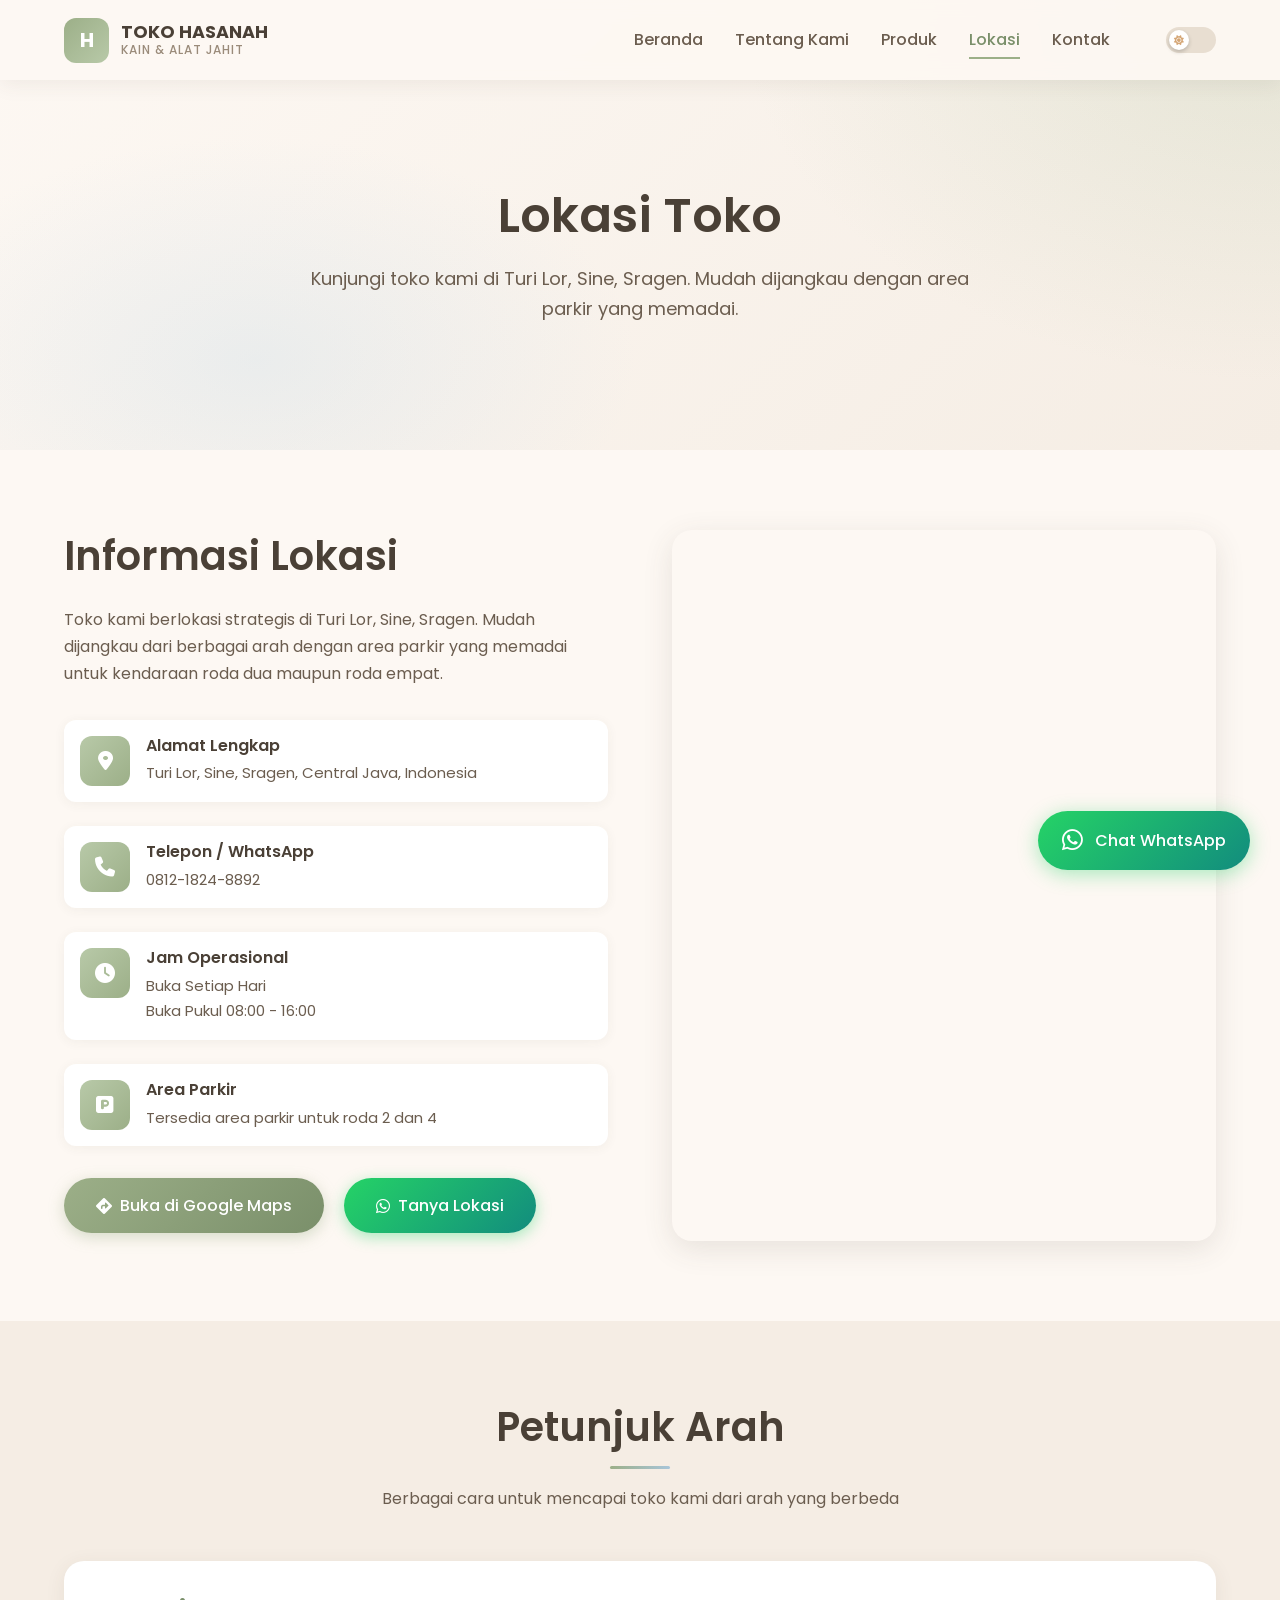
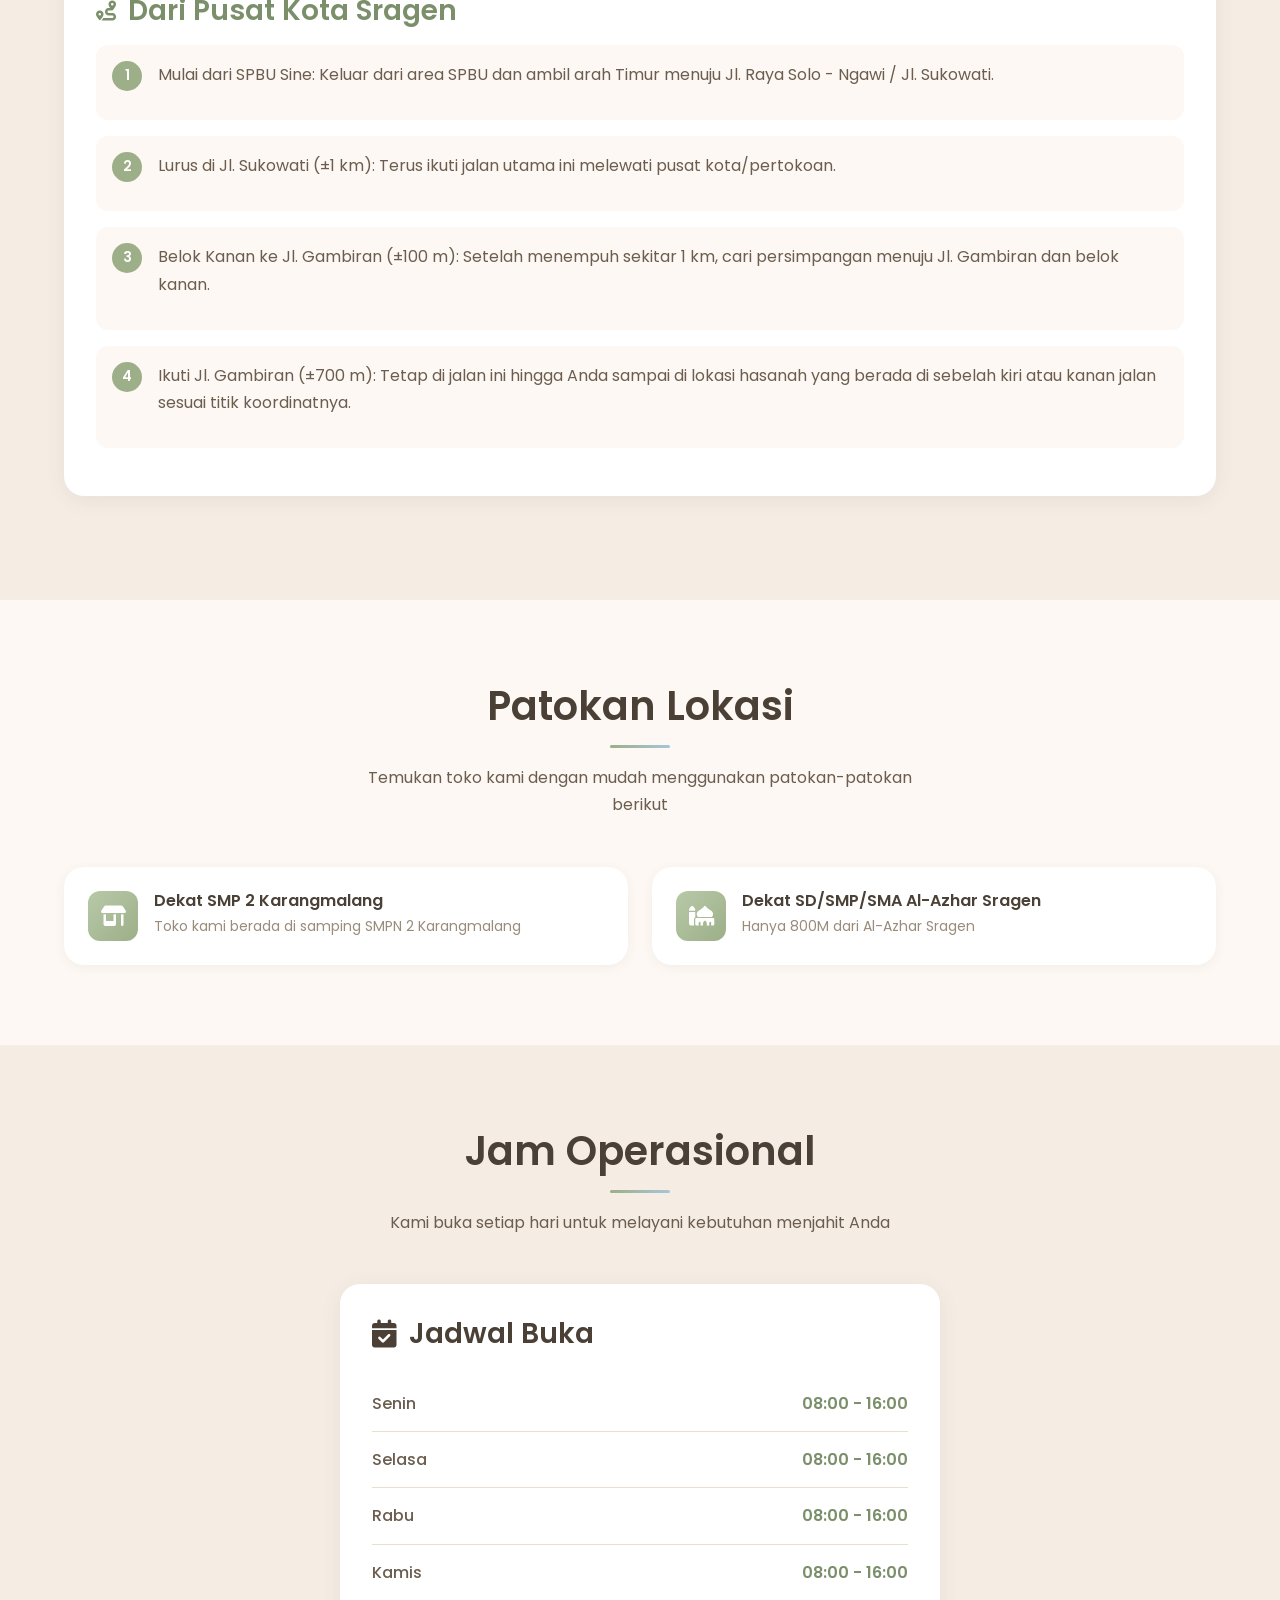
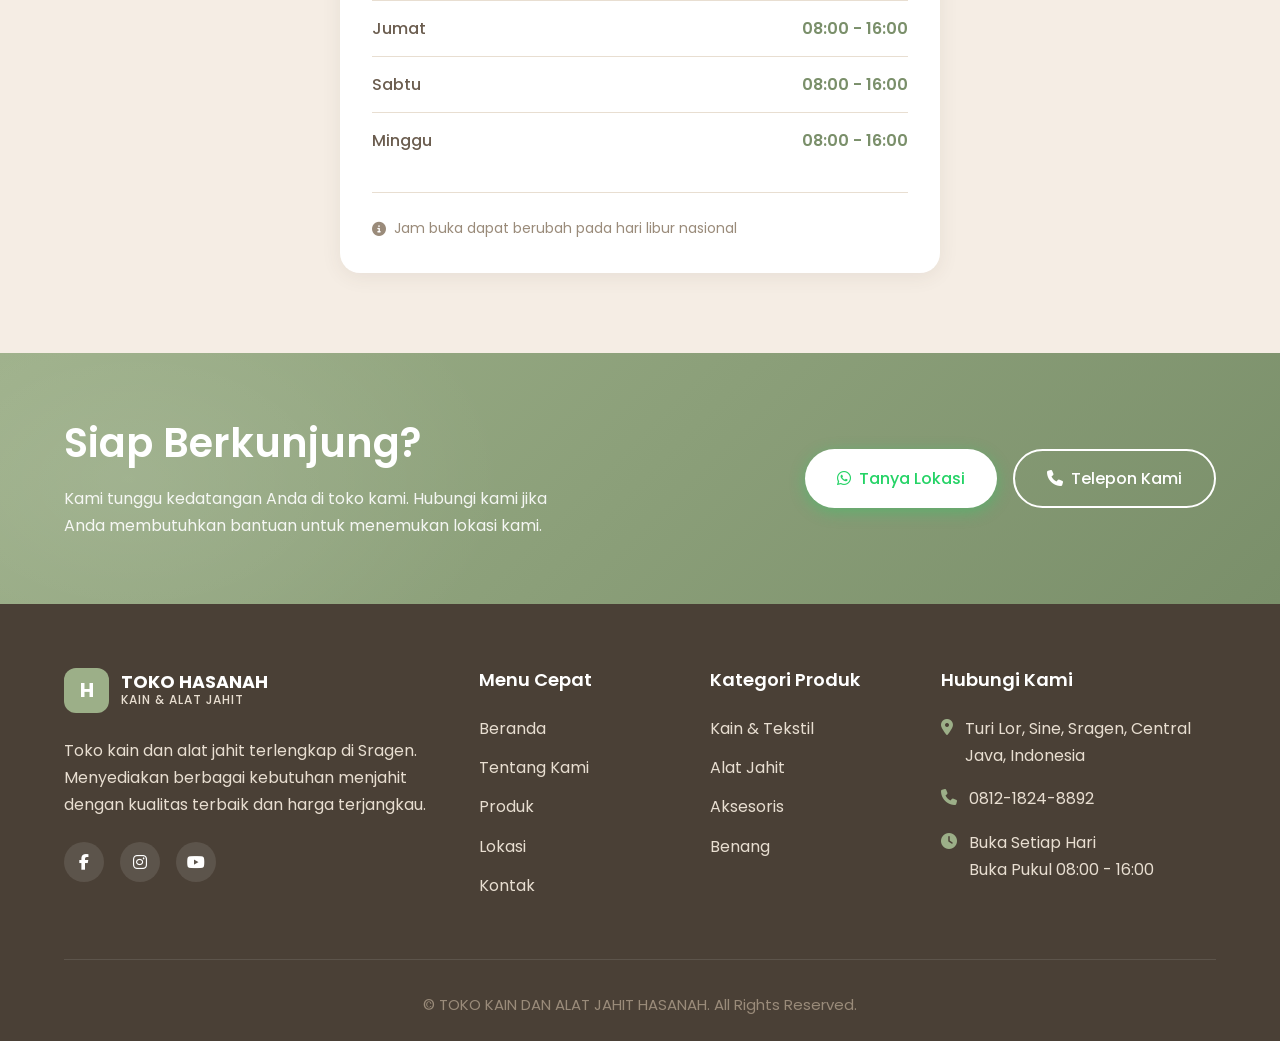
<file: lokasi.html>
<!DOCTYPE html>
<html lang="id" data-theme="light">
<head>
    <meta charset="UTF-8">
    <meta name="viewport" content="width=device-width, initial-scale=1.0">
    <meta name="description" content="Lokasi Toko Kain dan Alat Jahit Hasanah - Turi Lor, Sine Sragen, Jawa Tengah.">
    <title>Lokasi Toko - TOKO HASANAH</title>
    
    <!-- Google Fonts -->
    <link rel="preconnect" href="https://fonts.googleapis.com">
    <link rel="preconnect" href="https://fonts.gstatic.com" crossorigin>
    <link href="https://fonts.googleapis.com/css2?family=Poppins:wght@300;400;500;600;700&display=swap" rel="stylesheet">
    
    <!-- Font Awesome -->
    <link rel="stylesheet" href="https://cdnjs.cloudflare.com/ajax/libs/font-awesome/6.4.0/css/all.min.css">
    
    <!-- Custom CSS -->
    <link rel="stylesheet" href="css/style.css">
    
    <style>
        body { font-family: 'Poppins', sans-serif; }
    </style>
</head>
<body>
    <!-- Header -->
    <header class="header" id="header">
        <div class="container">
            <nav class="nav">
                <a href="index.html" class="logo">
                    <div class="logo-icon">H</div>
                    <div class="logo-text">
                        TOKO HASANAH
                        <span>KAIN & ALAT JAHIT</span>
                    </div>
                </a>
                
                <ul class="nav-menu" id="navMenu">
                    <li><a href="index.html" class="nav-link">Beranda</a></li>
                    <li><a href="tentang-kami.html" class="nav-link">Tentang Kami</a></li>
                    <li><a href="produk.html" class="nav-link">Produk</a></li>
                    <li><a href="lokasi.html" class="nav-link active">Lokasi</a></li>
                    <li><a href="kontak.html" class="nav-link">Kontak</a></li>
                    <li>
                        <div class="dark-mode-toggle" id="darkModeToggle" title="Toggle Dark Mode">
                            <div class="toggle-slider">
                                <i class="fas fa-sun"></i>
                            </div>
                        </div>
                    </li>
                </ul>
                
                <div class="nav-toggle" id="navToggle">
                    <span></span>
                    <span></span>
                    <span></span>
                </div>
            </nav>
        </div>
    </header>

    <!-- Page Header -->
    <section class="hero page-header">
        <div class="container">
            <div class="page-header-content scroll-animate">
                <h2>Lokasi Toko</h2>
                <p>
                    Kunjungi toko kami di Turi Lor, Sine, Sragen. Mudah dijangkau dengan area parkir yang memadai.
                </p>
            </div>
        </div>
    </section>

    <!-- Location Details Section -->
    <section class="section">
        <div class="container">
            <div class="contact-container">
                <div class="contact-info scroll-animate">
                    <h2>Informasi Lokasi</h2>
                    <p>
                        Toko kami berlokasi strategis di Turi Lor, Sine, Sragen. Mudah dijangkau dari berbagai arah dengan area parkir yang memadai untuk kendaraan roda dua maupun roda empat.
                    </p>
                    
                    <div class="contact-details">
                        <div class="contact-item">
                            <div class="contact-icon">
                                <i class="fas fa-map-marker-alt"></i>
                            </div>
                            <div class="contact-text">
                                <h4>Alamat Lengkap</h4>
                                <p>Turi Lor, Sine, Sragen, Central Java, Indonesia</p>
                            </div>
                        </div>
                        
                        <div class="contact-item">
                            <div class="contact-icon">
                                <i class="fas fa-phone"></i>
                            </div>
                            <div class="contact-text">
                                <h4>Telepon / WhatsApp</h4>
                                <p>0812-1824-8892</p>
                            </div>
                        </div>
                        
                        <div class="contact-item">
                            <div class="contact-icon">
                                <i class="fas fa-clock"></i>
                            </div>
                            <div class="contact-text">
                                <h4>Jam Operasional</h4>
                                <p>Buka Setiap Hari<br>Buka Pukul 08:00 - 16:00</p>
                            </div>
                        </div>
                        
                        <div class="contact-item">
                            <div class="contact-icon">
                                <i class="fas fa-parking"></i>
                            </div>
                            <div class="contact-text">
                                <h4>Area Parkir</h4>
                                <p>Tersedia area parkir untuk roda 2 dan 4</p>
                            </div>
                        </div>
                    </div>
                    
                    <div style="margin-top: 2rem;">
                        <a href="https://maps.app.goo.gl/wn2vNtDhDGiUVAM47" target="_blank" class="btn btn-primary" style="margin-right: 1rem; margin-bottom: 0.5rem;">
                            <i class="fas fa-directions"></i>
                            Buka di Google Maps
                        </a>
                        <a href="https://wa.me/6281218248892?text=Halo%20Toko%20Hasanah,%20saya%20ingin%20bertanya%20tentang%20lokasi%20toko" target="_blank" class="btn btn-whatsapp" style="margin-bottom: 0.5rem;">
                            <i class="fab fa-whatsapp"></i>
                            Tanya Lokasi
                        </a>
                    </div>
                </div>
                
                <div class="contact-map scroll-animate" style="min-height: 500px;">
                    <iframe 
                        src="https://www.google.com/maps/embed?pb=!1m18!1m12!1m3!1d3954.788503674058!2d110.9973105!3d-7.4431884!2m3!1f0!2f0!3f0!3m2!1i1024!2i768!4f13.1!3m3!1m2!1s0x2e7a1ca9bff1cd7f%3A0xcba7f2d09bc4047c!2shasanah!5e0!3m2!1sen!2sid!4v1744000000000!5m2!1sen!2sid" 
                        allowfullscreen="" 
                        loading="lazy"
                        title="Lokasi Toko Kain Hasanah">
                    </iframe>
                </div>
            </div>
        </div>
    </section>

    <!-- Directions Section -->
    <section class="section section-alt">
        <div class="container">
            <div class="section-title scroll-animate">
                <h2>Petunjuk Arah</h2>
                <p>Berbagai cara untuk mencapai toko kami dari arah yang berbeda</p>
            </div>
            
            <div class="location-card scroll-animate">
                <h3><i class="fas fa-route"></i> Dari Pusat Kota Sragen</h3>
                <div class="directions-list">
                    <div class="direction-step">
                        <p>Mulai dari SPBU Sine: Keluar dari area SPBU dan ambil arah Timur menuju Jl. Raya Solo - Ngawi / Jl. Sukowati.</p>
                    </div>
                    <div class="direction-step">
                        <p>Lurus di Jl. Sukowati (±1 km): Terus ikuti jalan utama ini melewati pusat kota/pertokoan.</p>
                    </div>
                    <div class="direction-step">
                        <p>Belok Kanan ke Jl. Gambiran (±100 m): Setelah menempuh sekitar 1 km, cari persimpangan menuju Jl. Gambiran dan belok kanan.</p>
                    </div>
                    <div class="direction-step">
                        <p>Ikuti Jl. Gambiran (±700 m): Tetap di jalan ini hingga Anda sampai di lokasi hasanah yang berada di sebelah kiri atau kanan jalan sesuai titik koordinatnya.</p>
                    </div>
                </div>
            </div>
        </div>
    </section>

    <!-- Landmarks Section -->
    <section class="section">
        <div class="container">
            <div class="section-title scroll-animate">
                <h2>Patokan Lokasi</h2>
                <p>Temukan toko kami dengan mudah menggunakan patokan-patokan berikut</p>
            </div>
            
            <div class="landmark-grid">
                <div class="landmark-card scroll-animate">
                    <div class="landmark-icon">
                        <i class="fas fa-store-alt"></i>
                    </div>
                    <div class="landmark-content">
                        <h4>Dekat SMP 2 Karangmalang</h4>
                        <p>Toko kami berada di samping SMPN 2 Karangmalang</p>
                    </div>
                </div>
                
                <div class="landmark-card scroll-animate">
                    <div class="landmark-icon">
                        <i class="fas fa-mosque"></i>
                    </div>
                    <div class="landmark-content">
                        <h4>Dekat SD/SMP/SMA Al-Azhar Sragen</h4>
                        <p>Hanya 800M dari Al-Azhar Sragen</p>
                    </div>
                </div>
            </div>
        </div>
    </section>

    <!-- Operating Hours Section -->
    <section class="section section-alt">
        <div class="container">
            <div class="section-title scroll-animate">
                <h2>Jam Operasional</h2>
                <p>Kami buka setiap hari untuk melayani kebutuhan menjahit Anda</p>
            </div>
            
            <div class="hours-card scroll-animate">
                <h3><i class="fas fa-calendar-check"></i> Jadwal Buka</h3>
                <div class="hours-table">
                    <div class="hours-row">
                        <span class="day">Senin</span>
                        <span class="time">08:00 - 16:00</span>
                    </div>
                    <div class="hours-row">
                        <span class="day">Selasa</span>
                        <span class="time">08:00 - 16:00</span>
                    </div>
                    <div class="hours-row">
                        <span class="day">Rabu</span>
                        <span class="time">08:00 - 16:00</span>
                    </div>
                    <div class="hours-row">
                        <span class="day">Kamis</span>
                        <span class="time">08:00 - 16:00</span>
                    </div>
                    <div class="hours-row">
                        <span class="day">Jumat</span>
                        <span class="time">08:00 - 16:00</span>
                    </div>
                    <div class="hours-row">
                        <span class="day">Sabtu</span>
                        <span class="time">08:00 - 16:00</span>
                    </div>
                    <div class="hours-row">
                        <span class="day">Minggu</span>
                        <span class="time">08:00 - 16:00</span>
                    </div>
                </div>
                <div class="hours-note">
                    <i class="fas fa-info-circle"></i>
                    Jam buka dapat berubah pada hari libur nasional
                </div>
            </div>
        </div>
    </section>

    <!-- CTA Section -->
    <section class="cta-section">
        <div class="container">
            <div class="cta-container">
                <div class="cta-content">
                    <h2>Siap Berkunjung?</h2>
                    <p>Kami tunggu kedatangan Anda di toko kami. Hubungi kami jika Anda membutuhkan bantuan untuk menemukan lokasi kami.</p>
                </div>
                <div class="cta-buttons">
                    <a href="https://wa.me/6281218248892?text=Halo%20Toko%20Hasanah,%20saya%20ingin%20bertanya%20tentang%20lokasi%20toko" target="_blank" class="btn btn-whatsapp">
                        <i class="fab fa-whatsapp"></i>
                        Tanya Lokasi
                    </a>
                    <a href="tel:081218248892" class="btn btn-outline">
                        <i class="fas fa-phone"></i>
                        Telepon Kami
                    </a>
                </div>
            </div>
        </div>
    </section>

    <!-- Footer -->
    <footer class="footer">
        <div class="container">
            <div class="footer-container">
                <!-- Brand Column -->
                <div class="footer-brand">
                    <a href="index.html" class="logo">
                        <div class="logo-icon">H</div>
                        <div class="logo-text">
                            TOKO HASANAH
                            <span>KAIN & ALAT JAHIT</span>
                        </div>
                    </a>
                    <p>Toko kain dan alat jahit terlengkap di Sragen. Menyediakan berbagai kebutuhan menjahit dengan kualitas terbaik dan harga terjangkau.</p>
                    <div class="footer-social">
                        <a href="#" class="social-link" aria-label="Facebook">
                            <i class="fab fa-facebook-f"></i>
                        </a>
                        <a href="#" class="social-link" aria-label="Instagram">
                            <i class="fab fa-instagram"></i>
                        </a>
                        <a href="#" class="social-link" aria-label="YouTube">
                            <i class="fab fa-youtube"></i>
                        </a>
                    </div>
                </div>
                
                <!-- Quick Links -->
                <div class="footer-column">
                    <h4 class="footer-title">Menu Cepat</h4>
                    <ul class="footer-links">
                        <li><a href="index.html">Beranda</a></li>
                        <li><a href="tentang-kami.html">Tentang Kami</a></li>
                        <li><a href="produk.html">Produk</a></li>
                        <li><a href="lokasi.html">Lokasi</a></li>
                        <li><a href="kontak.html">Kontak</a></li>
                    </ul>
                </div>
                
                <!-- Products -->
                <div class="footer-column">
                    <h4 class="footer-title">Kategori Produk</h4>
                    <ul class="footer-links">
                        <li><a href="produk.html">Kain & Tekstil</a></li>
                        <li><a href="produk.html">Alat Jahit</a></li>
                        <li><a href="produk.html">Aksesoris</a></li>
                        <li><a href="produk.html">Benang</a></li>
                    </ul>
                </div>
                
                <!-- Contact Info -->
                <div class="footer-column">
                    <h4 class="footer-title">Hubungi Kami</h4>
                    <ul class="footer-contact">
                        <li>
                            <i class="fas fa-map-marker-alt"></i>
                            <span>Turi Lor, Sine, Sragen, Central Java, Indonesia</span>
                        </li>
                        <li>
                            <i class="fas fa-phone"></i>
                            <span>0812-1824-8892</span>
                        </li>
                        <li>
                            <i class="fas fa-clock"></i>
                            <span>Buka Setiap Hari<br>Buka Pukul 08:00 - 16:00</span>
                        </li>
                    </ul>
                </div>
            </div>
            
            <div class="footer-bottom">
                <p>&copy; TOKO KAIN DAN ALAT JAHIT HASANAH. All Rights Reserved.</p>
            </div>
        </div>
    </footer>
    
    <!-- Floating WhatsApp Button -->
    <div class="whatsapp-float">
        <a href="https://wa.me/6281218248892?text=Halo%20Toko%20Hasanah,%20saya%20ingin%20bertanya%20tentang%20lokasi%20toko" target="_blank" rel="noopener noreferrer">
            <i class="fab fa-whatsapp"></i>
            <span>Chat WhatsApp</span>
        </a>
    </div>
    
    <!-- Custom JavaScript -->
    <script src="js/main.js"></script>
</body>
</html>
</file>
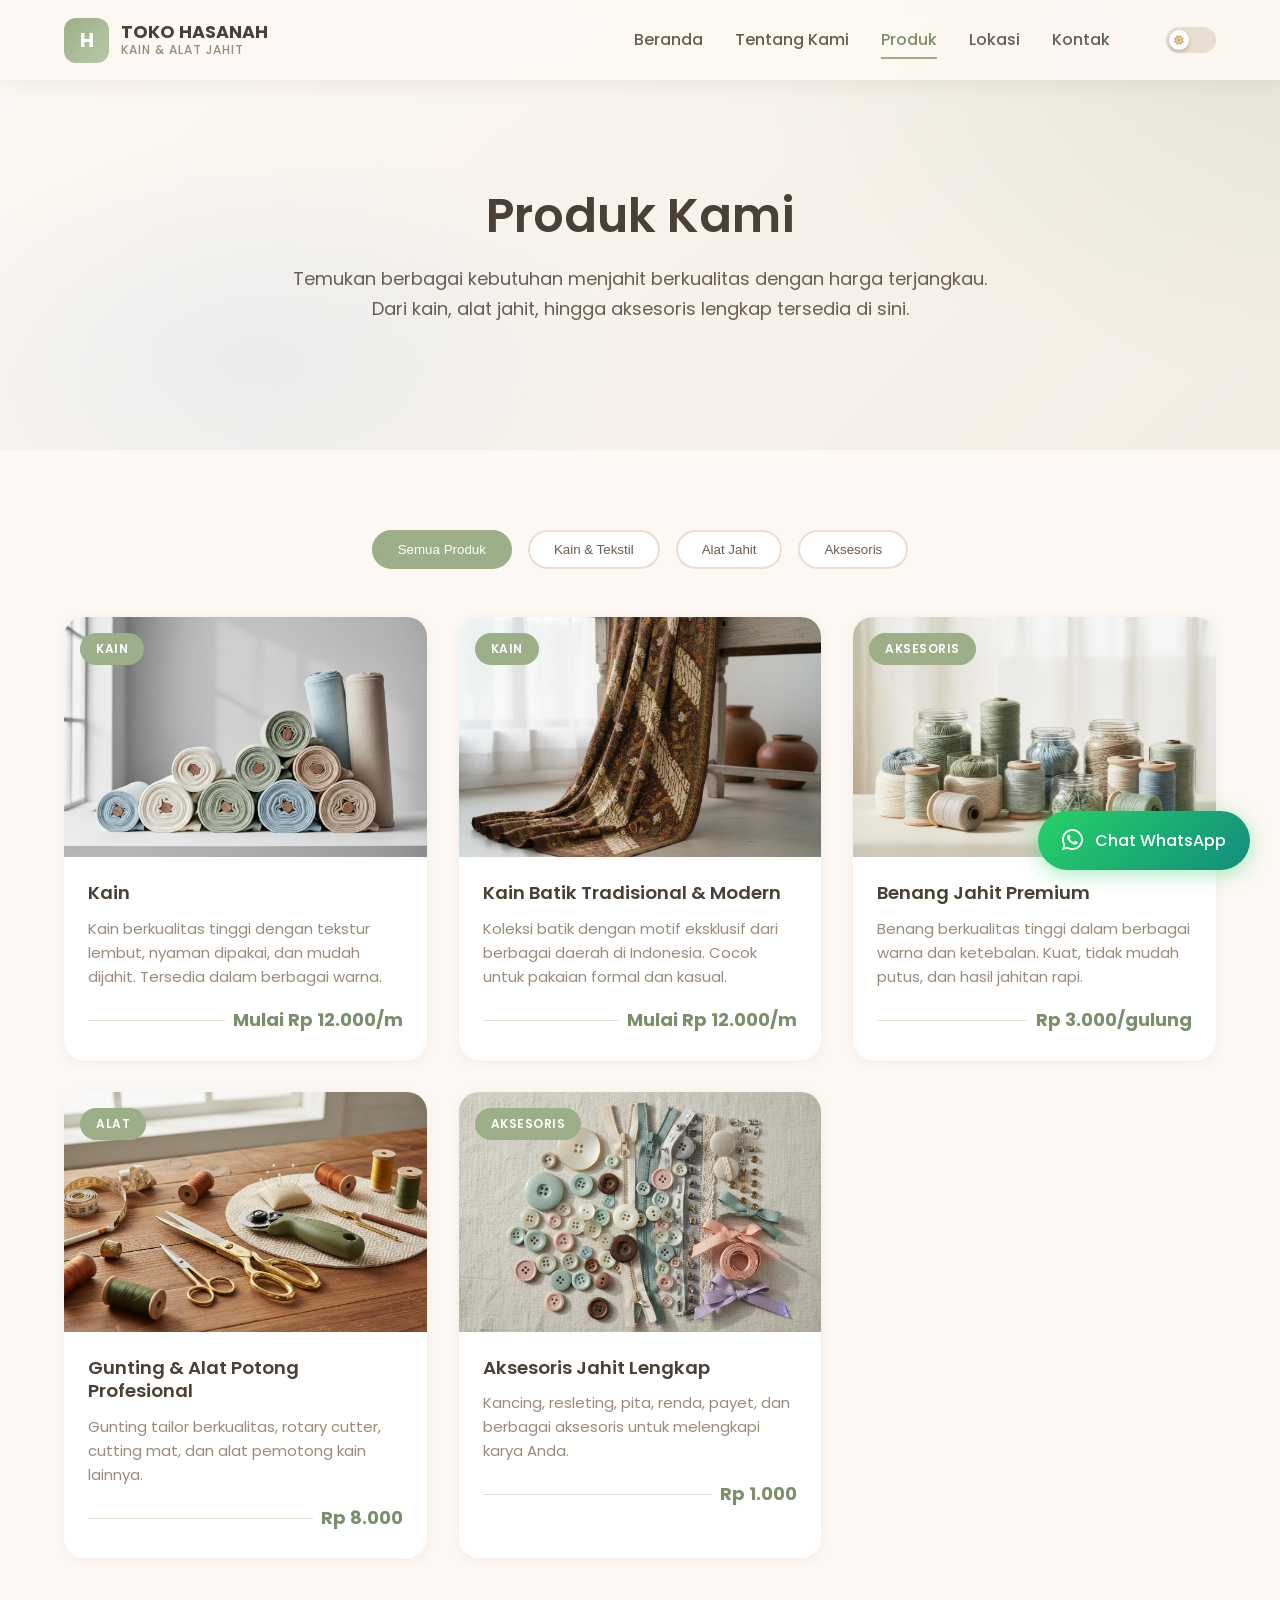
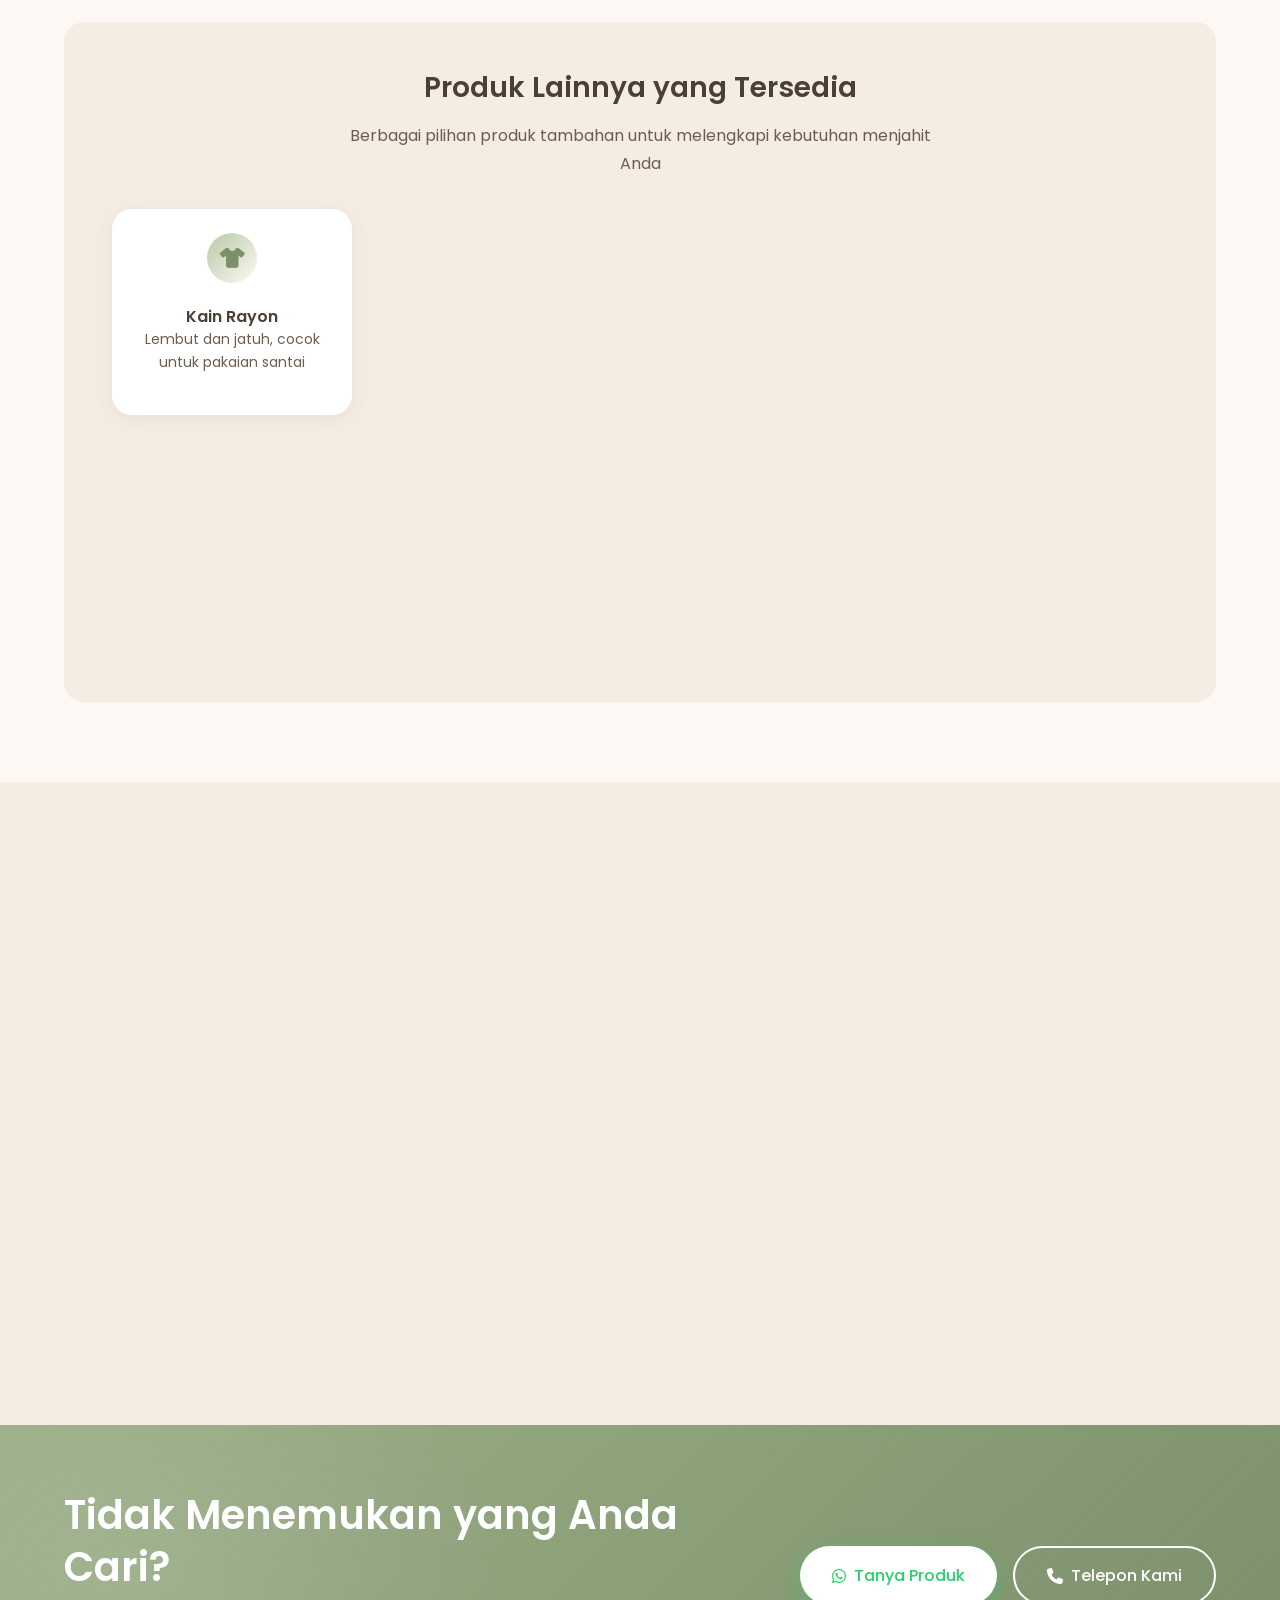
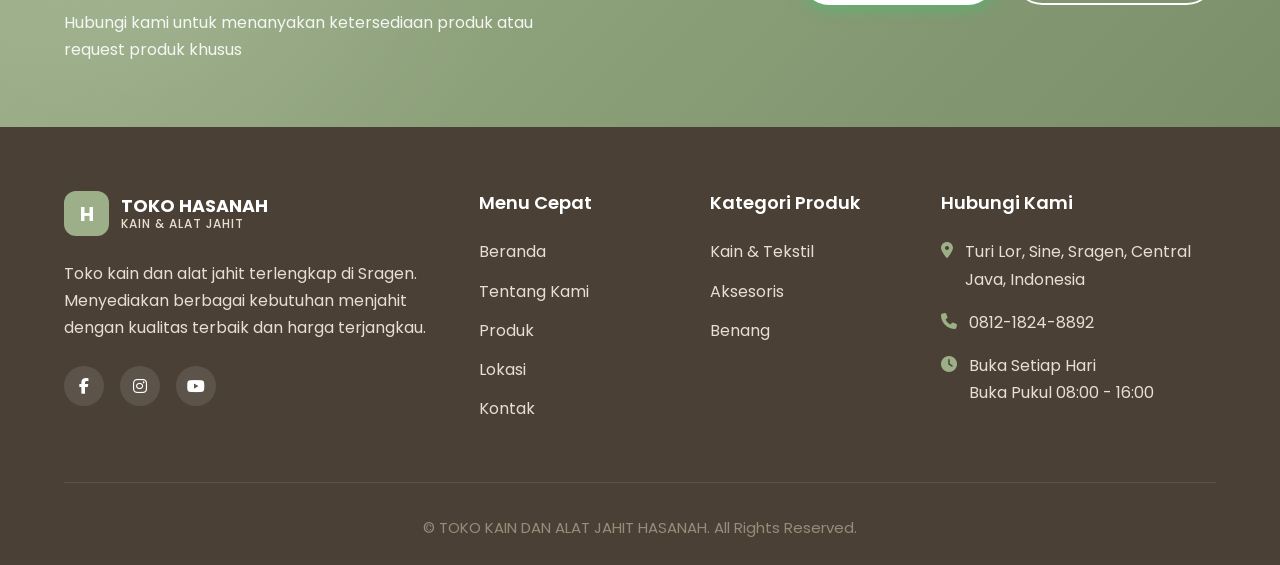
<file: produk.html>
<!DOCTYPE html>
<html lang="id" data-theme="light">
<head>
    <meta charset="UTF-8">
    <meta name="viewport" content="width=device-width, initial-scale=1.0">
    <meta name="description" content="Produk Toko Kain dan Alat Jahit Hasanah - Kain berkualitas, alat jahit, dan aksesoris lengkap di Sragen.">
    <title>Produk Kami - TOKO HASANAH</title>
    
    <!-- Google Fonts -->
    <link rel="preconnect" href="https://fonts.googleapis.com">
    <link rel="preconnect" href="https://fonts.gstatic.com" crossorigin>
    <link href="https://fonts.googleapis.com/css2?family=Poppins:wght@300;400;500;600;700&display=swap" rel="stylesheet">
    
    <!-- Font Awesome -->
    <link rel="stylesheet" href="https://cdnjs.cloudflare.com/ajax/libs/font-awesome/6.4.0/css/all.min.css">
    
    <!-- Custom CSS -->
    <link rel="stylesheet" href="css/style.css">
    
    <style>
        body { font-family: 'Poppins', sans-serif; }
    </style>
</head>
<body>
    <!-- Header -->
    <header class="header" id="header">
        <div class="container">
            <nav class="nav">
                <a href="index.html" class="logo">
                    <div class="logo-icon">H</div>
                    <div class="logo-text">
                        TOKO HASANAH
                        <span>KAIN & ALAT JAHIT</span>
                    </div>
                </a>
                
                <ul class="nav-menu" id="navMenu">
                    <li><a href="index.html" class="nav-link">Beranda</a></li>
                    <li><a href="tentang-kami.html" class="nav-link">Tentang Kami</a></li>
                    <li><a href="produk.html" class="nav-link active">Produk</a></li>
                    <li><a href="lokasi.html" class="nav-link">Lokasi</a></li>
                    <li><a href="kontak.html" class="nav-link">Kontak</a></li>
                    <li>
                        <div class="dark-mode-toggle" id="darkModeToggle" title="Toggle Dark Mode">
                            <div class="toggle-slider">
                                <i class="fas fa-sun"></i>
                            </div>
                        </div>
                    </li>
                </ul>
                
                <div class="nav-toggle" id="navToggle">
                    <span></span>
                    <span></span>
                    <span></span>
                </div>
            </nav>
        </div>
    </header>

    <!-- Page Header -->
    <section class="hero page-header">
        <div class="container">
            <div class="page-header-content scroll-animate">
                <h2>Produk Kami</h2>
                <p>
                    Temukan berbagai kebutuhan menjahit berkualitas dengan harga terjangkau. Dari kain, alat jahit, hingga aksesoris lengkap tersedia di sini.
                </p>
            </div>
        </div>
    </section>

    <!-- Products Section -->
    <section class="section">
        <div class="container">
            <!-- Filter Buttons -->
            <div class="products-filter scroll-animate">
                <button class="filter-btn active" data-filter="all">Semua Produk</button>
                <button class="filter-btn" data-filter="kain">Kain & Tekstil</button>
                <button class="filter-btn" data-filter="alat">Alat Jahit</button>
                <button class="filter-btn" data-filter="aksesoris">Aksesoris</button>
            </div>
            
            <!-- Products Grid -->
            <div class="products-grid">
                <!-- Kain Katun -->
                <div class="product-card scroll-animate" data-category="kain">
                    <div class="product-image">
                        <img src="images/product-kain-katun.jpg" alt="Kain Katun" loading="lazy">
                        <span class="product-category">Kain</span>
                    </div>
                    <div class="product-info">
                        <h3>Kain</h3>
                        <p>Kain berkualitas tinggi dengan tekstur lembut, nyaman dipakai, dan mudah dijahit. Tersedia dalam berbagai warna.</p>
                        <span class="product-price">Mulai Rp 12.000/m</span>
                    </div>
                </div>
                
                <!-- Kain Batik -->
                <div class="product-card scroll-animate" data-category="kain">
                    <div class="product-image">
                        <img src="images/product-batik.jpg" alt="Kain Batik" loading="lazy">
                        <span class="product-category">Kain</span>
                    </div>
                    <div class="product-info">
                        <h3>Kain Batik Tradisional & Modern</h3>
                        <p>Koleksi batik dengan motif eksklusif dari berbagai daerah di Indonesia. Cocok untuk pakaian formal dan kasual.</p>
                        <span class="product-price">Mulai Rp 12.000/m</span>
                    </div>
                </div>
                
                <!-- Benang -->
                <div class="product-card scroll-animate" data-category="aksesoris">
                    <div class="product-image">
                        <img src="images/product-benang.jpg" alt="Benang Jahit" loading="lazy">
                        <span class="product-category">Aksesoris</span>
                    </div>
                    <div class="product-info">
                        <h3>Benang Jahit Premium</h3>
                        <p>Benang berkualitas tinggi dalam berbagai warna dan ketebalan. Kuat, tidak mudah putus, dan hasil jahitan rapi.</p>
                        <span class="product-price">Rp 3.000/gulung</span>
                    </div>
                </div>
                
                <!-- Gunting -->
                <div class="product-card scroll-animate" data-category="alat">
                    <div class="product-image">
                        <img src="images/product-gunting.jpg" alt="Gunting dan Alat Potong" loading="lazy">
                        <span class="product-category">Alat</span>
                    </div>
                    <div class="product-info">
                        <h3>Gunting & Alat Potong Profesional</h3>
                        <p>Gunting tailor berkualitas, rotary cutter, cutting mat, dan alat pemotong kain lainnya.</p>
                        <span class="product-price">Rp 8.000</span>
                    </div>
                </div>
                
                <!-- Aksesoris -->
                <div class="product-card scroll-animate" data-category="aksesoris">
                    <div class="product-image">
                        <img src="images/product-aksesoris.jpg" alt="Aksesoris Jahit" loading="lazy">
                        <span class="product-category">Aksesoris</span>
                    </div>
                    <div class="product-info">
                        <h3>Aksesoris Jahit Lengkap</h3>
                        <p>Kancing, resleting, pita, renda, payet, dan berbagai aksesoris untuk melengkapi karya Anda.</p>
                        <span class="product-price">Rp 1.000</span>
                    </div>
                </div>
            </div>
            
            <!-- Additional Products Info -->
            <div class="section-alt" style="margin-top: 4rem; padding: 3rem; border-radius: var(--radius-lg);">
                <div class="section-title scroll-animate" style="margin-bottom: 2rem;">
                    <h3>Produk Lainnya yang Tersedia</h3>
                    <p>Berbagai pilihan produk tambahan untuk melengkapi kebutuhan menjahit Anda</p>
                </div>
                <div class="features" style="grid-template-columns: repeat(auto-fit, minmax(200px, 1fr));">
                    <div class="feature-card scroll-animate" style="padding: 1.5rem;">
                        <div class="feature-icon" style="width: 50px; height: 50px; font-size: 1.25rem;">
                            <i class="fas fa-tshirt"></i>
                        </div>
                        <h4 style="font-size: 1rem;">Kain Rayon</h4>
                        <p style="font-size: 0.875rem;">Lembut dan jatuh, cocok untuk pakaian santai</p>
                    </div>
                    <div class="feature-card scroll-animate" style="padding: 1.5rem;">
                        <div class="feature-icon" style="width: 50px; height: 50px; font-size: 1.25rem;">
                            <i class="fas fa-couch"></i>
                        </div>
                        <h4 style="font-size: 1rem;">Kain Blacu</h4>
                        <p style="font-size: 0.875rem;">Untuk tas, dompet, dan kerajinan tangan</p>
                    </div>
                    <div class="feature-card scroll-animate" style="padding: 1.5rem;">
                        <div class="feature-icon" style="width: 50px; height: 50px; font-size: 1.25rem;">
                            <i class="fas fa-snowflake"></i>
                        </div>
                        <h4 style="font-size: 1rem;">Kain Sifon</h4>
                        <p style="font-size: 0.875rem;">Elegan dan ringan untuk pakaian pesta</p>
                    </div>
                    <div class="feature-card scroll-animate" style="padding: 1.5rem;">
                        <div class="feature-icon" style="width: 50px; height: 50px; font-size: 1.25rem;">
                            <i class="fas fa-ruler"></i>
                        </div>
                        <h4 style="font-size: 1rem;">Alat Ukur</h4>
                        <p style="font-size: 0.875rem;">Meteran, penggaris, dan pattern paper</p>
                    </div>
                    <div class="feature-card scroll-animate" style="padding: 1.5rem;">
                        <div class="feature-icon" style="width: 50px; height: 50px; font-size: 1.25rem;">
                            <i class="fas fa-thumbtack"></i>
                        </div>
                        <h4 style="font-size: 1rem;">Jarum & Peniti</h4>
                        <p style="font-size: 0.875rem;">Berbagai ukuran untuk kebutuhan berbeda</p>
                    </div>
                    <div class="feature-card scroll-animate" style="padding: 1.5rem;">
                        <div class="feature-icon" style="width: 50px; height: 50px; font-size: 1.25rem;">
                            <i class="fas fa-palette"></i>
                        </div>
                        <h4 style="font-size: 1rem;">Cat Kain</h4>
                        <p style="font-size: 0.875rem;">Untuk mendekorasi dan memperindah karya</p>
                    </div>
                </div>
            </div>
        </div>
    </section>

    <!-- How to Order Section -->
    <section class="section section-alt">
        <div class="container">
            <div class="section-title scroll-animate">
                <h2>Cara Pemesanan</h2>
                <p>Pilih cara yang paling nyaman untuk Anda berbelanja di toko kami</p>
            </div>
            <div class="features">
                <div class="feature-card scroll-animate">
                    <div class="feature-icon">
                        <i class="fas fa-store"></i>
                    </div>
                    <h3>Kunjungi Toko</h3>
                    <p>Datang langsung ke toko kami untuk melihat dan memilih produk secara langsung</p>
                </div>
                <div class="feature-card scroll-animate">
                    <div class="feature-icon">
                        <i class="fab fa-whatsapp"></i>
                    </div>
                    <h3>Chat WhatsApp</h3>
                    <p>Kirim pesan via WhatsApp untuk konsultasi dan pemesanan produk</p>
                </div>
                <div class="feature-card scroll-animate">
                    <div class="feature-icon">
                        <i class="fas fa-phone"></i>
                    </div>
                    <h3>Telepon</h3>
                    <p>Hubungi kami langsung untuk informasi stok dan harga terkini</p>
                </div>
            </div>
        </div>
    </section>

    <!-- CTA Section -->
    <section class="cta-section">
        <div class="container">
            <div class="cta-container">
                <div class="cta-content">
                    <h2>Tidak Menemukan yang Anda Cari?</h2>
                    <p>Hubungi kami untuk menanyakan ketersediaan produk atau request produk khusus</p>
                </div>
                <div class="cta-buttons">
                    <a href="https://wa.me/6281218248892?text=Halo%20Toko%20Hasanah,%20saya%20ingin%20menanyakan%20produk%20" target="_blank" class="btn btn-whatsapp">
                        <i class="fab fa-whatsapp"></i>
                        Tanya Produk
                    </a>
                    <a href="tel:081218248892" class="btn btn-outline">
                        <i class="fas fa-phone"></i>
                        Telepon Kami
                    </a>
                </div>
            </div>
        </div>
    </section>

    <!-- Footer -->
    <footer class="footer">
        <div class="container">
            <div class="footer-container">
                <!-- Brand Column -->
                <div class="footer-brand">
                    <a href="index.html" class="logo">
                        <div class="logo-icon">H</div>
                        <div class="logo-text">
                            TOKO HASANAH
                            <span>KAIN & ALAT JAHIT</span>
                        </div>
                    </a>
                    <p>Toko kain dan alat jahit terlengkap di Sragen. Menyediakan berbagai kebutuhan menjahit dengan kualitas terbaik dan harga terjangkau.</p>
                    <div class="footer-social">
                        <a href="#" class="social-link" aria-label="Facebook">
                            <i class="fab fa-facebook-f"></i>
                        </a>
                        <a href="#" class="social-link" aria-label="Instagram">
                            <i class="fab fa-instagram"></i>
                        </a>
                        <a href="#" class="social-link" aria-label="YouTube">
                            <i class="fab fa-youtube"></i>
                        </a>
                    </div>
                </div>
                
                <!-- Quick Links -->
                <div class="footer-column">
                    <h4 class="footer-title">Menu Cepat</h4>
                    <ul class="footer-links">
                        <li><a href="index.html">Beranda</a></li>
                        <li><a href="tentang-kami.html">Tentang Kami</a></li>
                        <li><a href="produk.html">Produk</a></li>
                        <li><a href="lokasi.html">Lokasi</a></li>
                        <li><a href="kontak.html">Kontak</a></li>
                    </ul>
                </div>
                
                <!-- Products -->
                <div class="footer-column">
                    <h4 class="footer-title">Kategori Produk</h4>
                    <ul class="footer-links">
                        <li><a href="produk.html">Kain & Tekstil</a></li>
                        <li><a href="produk.html">Aksesoris</a></li>
                        <li><a href="produk.html">Benang</a></li>
                    </ul>
                </div>
                
                <!-- Contact Info -->
                <div class="footer-column">
                    <h4 class="footer-title">Hubungi Kami</h4>
                    <ul class="footer-contact">
                        <li>
                            <i class="fas fa-map-marker-alt"></i>
                            <span>Turi Lor, Sine, Sragen, Central Java, Indonesia</span>
                        </li>
                        <li>
                            <i class="fas fa-phone"></i>
                            <span>0812-1824-8892</span>
                        </li>
                        <li>
                            <i class="fas fa-clock"></i>
                            <span>Buka Setiap Hari<br>Buka Pukul 08:00 - 16:00</span>
                        </li>
                    </ul>
                </div>
            </div>
            
            <div class="footer-bottom">
                <p>&copy; TOKO KAIN DAN ALAT JAHIT HASANAH. All Rights Reserved.</p>
            </div>
        </div>
    </footer>
    
    <!-- Floating WhatsApp Button -->
    <div class="whatsapp-float">
        <a href="https://wa.me/6281218248892?text=Halo%20Toko%20Hasanah,%20saya%20ingin%20bertanya%20tentang%20produk%20Anda" target="_blank" rel="noopener noreferrer">
            <i class="fab fa-whatsapp"></i>
            <span>Chat WhatsApp</span>
        </a>
    </div>
    
    <!-- Custom JavaScript -->
    <script src="js/main.js"></script>
</body>
</html>
</file>
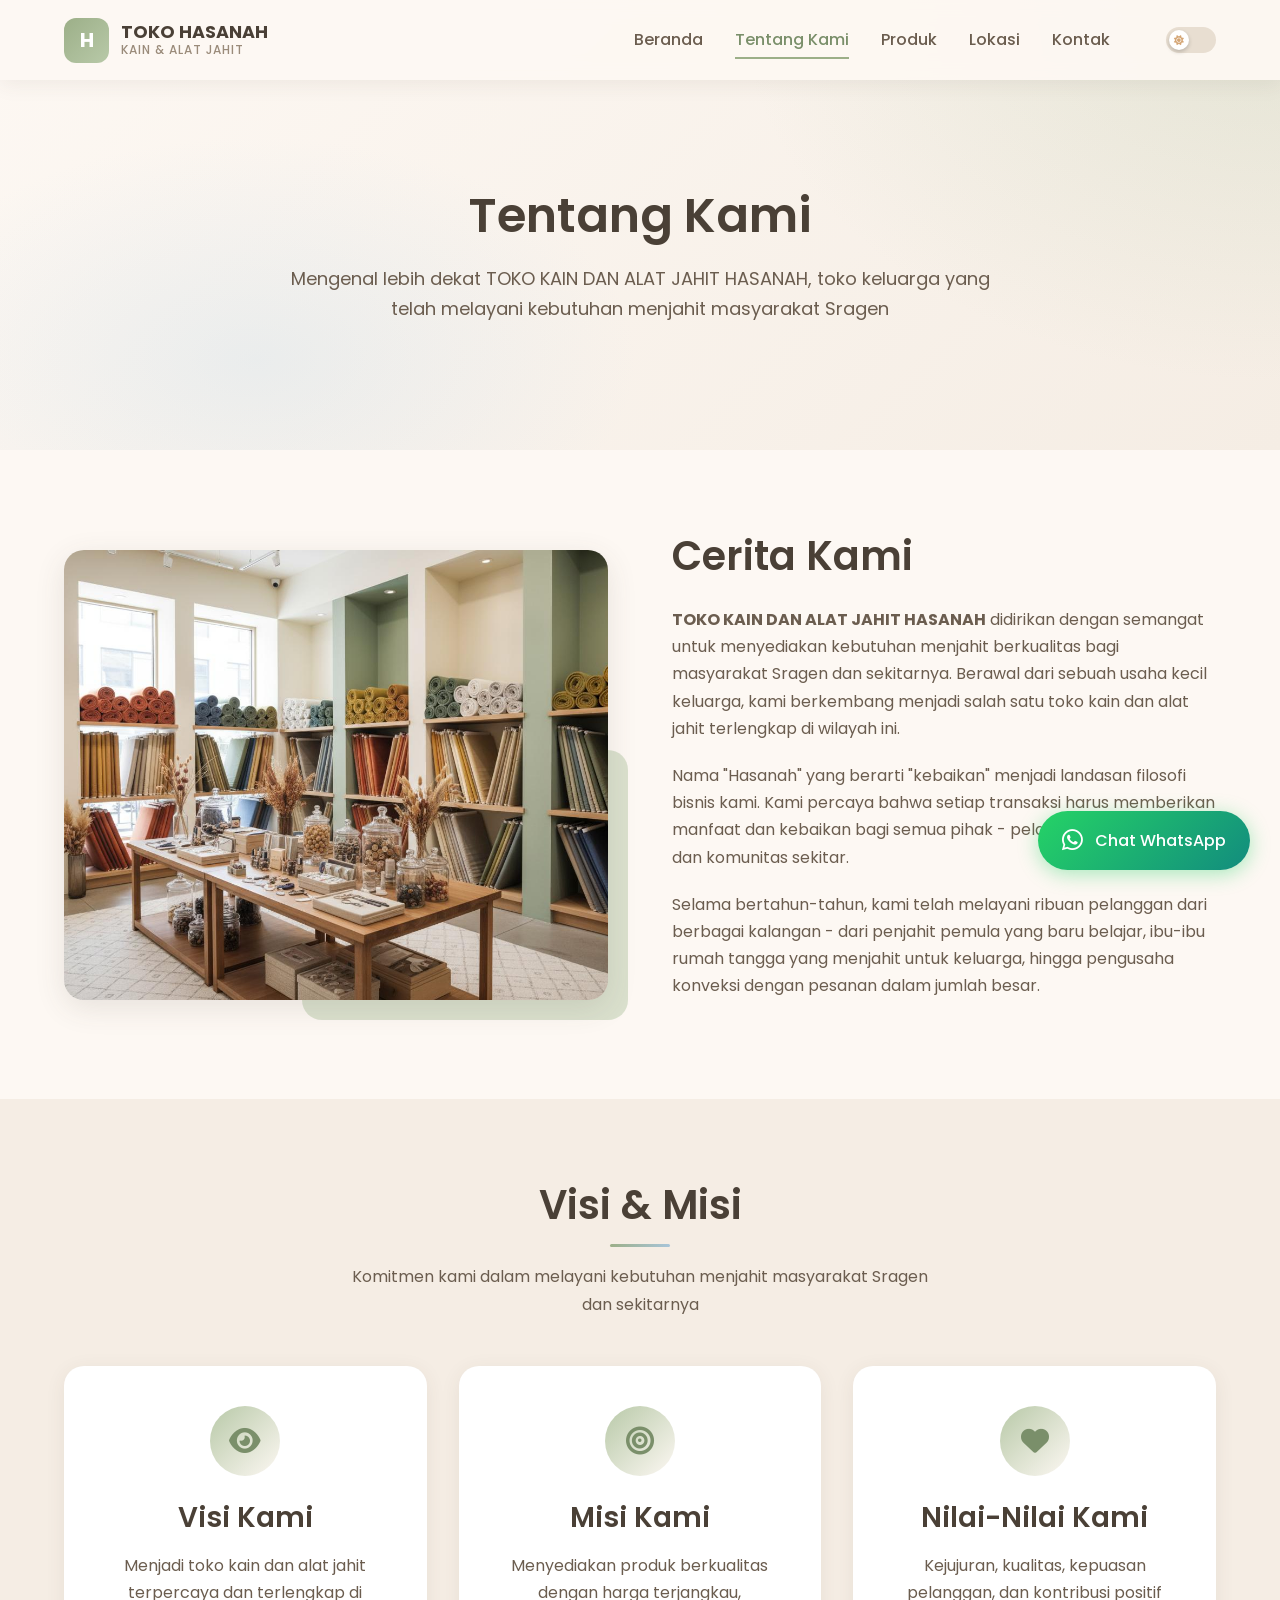
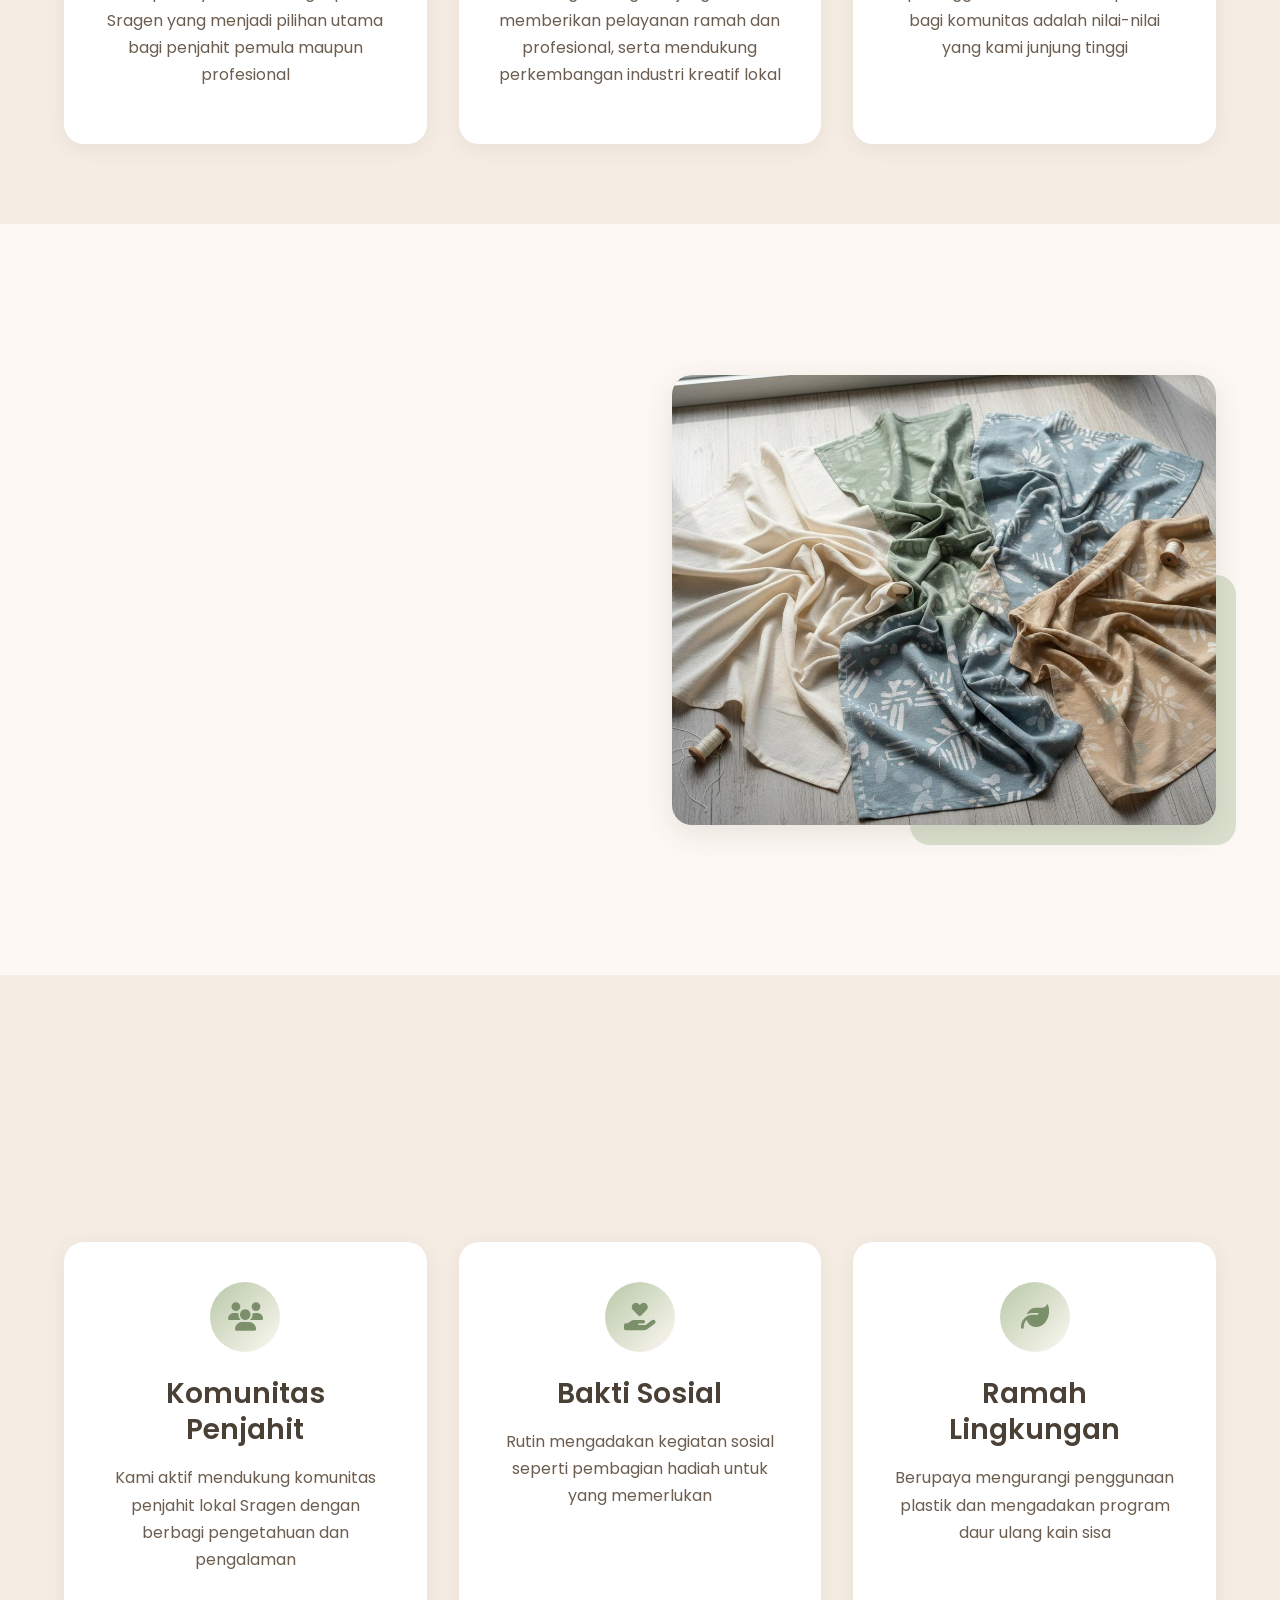
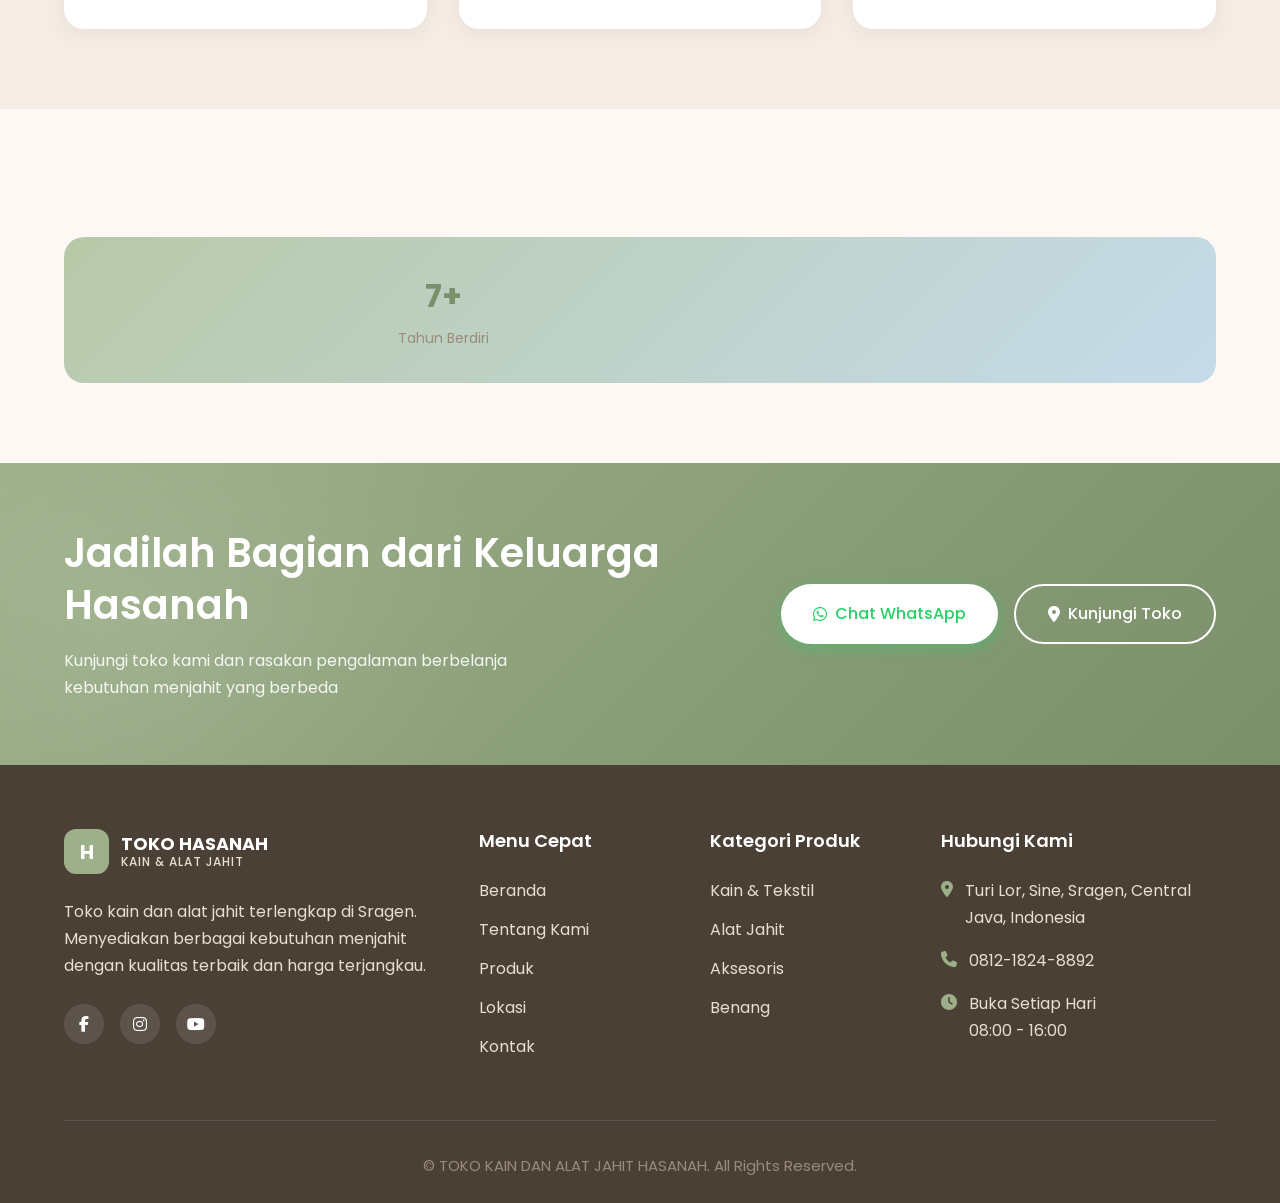
<file: tentang-kami.html>
<!DOCTYPE html>
<html lang="id" data-theme="light">
<head>
    <meta charset="UTF-8">
    <meta name="viewport" content="width=device-width, initial-scale=1.0">
    <meta name="description" content="Tentang TOKO KAIN DAN ALAT JAHIT HASANAH - Toko kain terpercaya di Sragen sejak 2010.">
    <title>Tentang Kami - TOKO HASANAH</title>
    
    <!-- Google Fonts -->
    <link rel="preconnect" href="https://fonts.googleapis.com">
    <link rel="preconnect" href="https://fonts.gstatic.com" crossorigin>
    <link href="https://fonts.googleapis.com/css2?family=Poppins:wght@300;400;500;600;700&display=swap" rel="stylesheet">
    
    <!-- Font Awesome -->
    <link rel="stylesheet" href="https://cdnjs.cloudflare.com/ajax/libs/font-awesome/6.4.0/css/all.min.css">
    
    <!-- Custom CSS -->
    <link rel="stylesheet" href="css/style.css">
    
    <style>
        body { font-family: 'Poppins', sans-serif; }
    </style>
</head>
<body>
    <!-- Header -->
    <header class="header" id="header">
        <div class="container">
            <nav class="nav">
                <a href="index.html" class="logo">
                    <div class="logo-icon">H</div>
                    <div class="logo-text">
                        TOKO HASANAH
                        <span>KAIN & ALAT JAHIT</span>
                    </div>
                </a>
                
                <ul class="nav-menu" id="navMenu">
                    <li><a href="index.html" class="nav-link">Beranda</a></li>
                    <li><a href="tentang-kami.html" class="nav-link active">Tentang Kami</a></li>
                    <li><a href="produk.html" class="nav-link">Produk</a></li>
                    <li><a href="lokasi.html" class="nav-link">Lokasi</a></li>
                    <li><a href="kontak.html" class="nav-link">Kontak</a></li>
                    <li>
                        <div class="dark-mode-toggle" id="darkModeToggle" title="Toggle Dark Mode">
                            <div class="toggle-slider">
                                <i class="fas fa-sun"></i>
                            </div>
                        </div>
                    </li>
                </ul>
                
                <div class="nav-toggle" id="navToggle">
                    <span></span>
                    <span></span>
                    <span></span>
                </div>
            </nav>
        </div>
    </header>

    <!-- Page Header -->
    <section class="hero page-header">
        <div class="container">
            <div class="page-header-content scroll-animate">
                <h2>Tentang Kami</h2>
                <p>
                    Mengenal lebih dekat TOKO KAIN DAN ALAT JAHIT HASANAH, toko keluarga yang telah melayani kebutuhan menjahit masyarakat Sragen
                </p>
            </div>
        </div>
    </section>

    <!-- Our Story Section -->
    <section class="section">
        <div class="container">
            <div class="about-container">
                <div class="about-image scroll-animate">
                    <img src="images/hero-store.jpg" alt="Toko Kain Hasanah" loading="lazy">
                </div>
                <div class="about-content scroll-animate">
                    <h2>Cerita Kami</h2>
                    <p>
                        <strong>TOKO KAIN DAN ALAT JAHIT HASANAH</strong> didirikan dengan semangat untuk menyediakan kebutuhan menjahit berkualitas bagi masyarakat Sragen dan sekitarnya. Berawal dari sebuah usaha kecil keluarga, kami berkembang menjadi salah satu toko kain dan alat jahit terlengkap di wilayah ini.
                    </p>
                    <p>
                        Nama "Hasanah" yang berarti "kebaikan" menjadi landasan filosofi bisnis kami. Kami percaya bahwa setiap transaksi harus memberikan manfaat dan kebaikan bagi semua pihak - pelanggan, karyawan, dan komunitas sekitar.
                    </p>
                    <p>
                        Selama bertahun-tahun, kami telah melayani ribuan pelanggan dari berbagai kalangan - dari penjahit pemula yang baru belajar, ibu-ibu rumah tangga yang menjahit untuk keluarga, hingga pengusaha konveksi dengan pesanan dalam jumlah besar.
                    </p>
                </div>
            </div>
        </div>
    </section>

    <!-- Mission & Vision Section -->
    <section class="section section-alt">
        <div class="container">
            <div class="section-title scroll-animate">
                <h2>Visi & Misi</h2>
                <p>Komitmen kami dalam melayani kebutuhan menjahit masyarakat Sragen dan sekitarnya</p>
            </div>
            <div class="features">
                <div class="feature-card scroll-animate">
                    <div class="feature-icon">
                        <i class="fas fa-eye"></i>
                    </div>
                    <h3>Visi Kami</h3>
                    <p>Menjadi toko kain dan alat jahit terpercaya dan terlengkap di Sragen yang menjadi pilihan utama bagi penjahit pemula maupun profesional</p>
                </div>
                <div class="feature-card scroll-animate">
                    <div class="feature-icon">
                        <i class="fas fa-bullseye"></i>
                    </div>
                    <h3>Misi Kami</h3>
                    <p>Menyediakan produk berkualitas dengan harga terjangkau, memberikan pelayanan ramah dan profesional, serta mendukung perkembangan industri kreatif lokal</p>
                </div>
                <div class="feature-card scroll-animate">
                    <div class="feature-icon">
                        <i class="fas fa-heart"></i>
                    </div>
                    <h3>Nilai-Nilai Kami</h3>
                    <p>Kejujuran, kualitas, kepuasan pelanggan, dan kontribusi positif bagi komunitas adalah nilai-nilai yang kami junjung tinggi</p>
                </div>
            </div>
        </div>
    </section>

    <!-- Why Choose Us Section -->
    <section class="section">
        <div class="container">
            <div class="about-container" style="direction: rtl;">
                <div class="about-image scroll-animate" style="direction: ltr;">
                    <img src="images/about-fabrics.jpg" alt="Kualitas Produk Kami" loading="lazy">
                </div>
                <div class="about-content scroll-animate" style="direction: ltr;">
                    <h2>Mengapa Pelanggan Memilih Kami?</h2>
                    <p>
                        Dalam dunia yang semakin kompetitif, kami terus berinovasi untuk memberikan nilai lebih bagi pelanggan kami. Berikut adalah alasan mengapa ribuan pelanggan mempercayakan kebutuhan menjahit mereka kepada kami:
                    </p>
                    <div class="about-values" style="grid-template-columns: 1fr;">
                        <div class="value-item">
                            <div class="value-icon">
                                <i class="fas fa-check"></i>
                            </div>
                            <div>
                                <strong>Produk Berkualitas</strong>
                                <p style="margin: 0; font-size: 0.9rem;">Kami hanya menjual produk yang telah teruji kualitasnya</p>
                            </div>
                        </div>
                        <div class="value-item">
                            <div class="value-icon">
                                <i class="fas fa-check"></i>
                            </div>
                            <div>
                                <strong>Harga Kompetitif</strong>
                                <p style="margin: 0; font-size: 0.9rem;">Harga bersahabat tanpa mengorbankan kualitas</p>
                            </div>
                        </div>
                        <div class="value-item">
                            <div class="value-icon">
                                <i class="fas fa-check"></i>
                            </div>
                            <div>
                                <strong>Pelayanan Personal</strong>
                                <p style="margin: 0; font-size: 0.9rem;">Tim kami siap membantu memilih produk yang sesuai</p>
                            </div>
                        </div>
                        <div class="value-item">
                            <div class="value-icon">
                                <i class="fas fa-check"></i>
                            </div>
                            <div>
                                <strong>Stok Lengkap</strong>
                                <p style="margin: 0; font-size: 0.9rem;">Ribuan produk tersedia dan siap dibawa pulang</p>
                            </div>
                        </div>
                        <div class="value-item">
                            <div class="value-icon">
                                <i class="fas fa-check"></i>
                            </div>
                            <div>
                                <strong>Lokasi Strategis</strong>
                                <p style="margin: 0; font-size: 0.9rem;">Mudah dijangkau dengan area parkir yang memadai</p>
                            </div>
                        </div>
                    </div>
                </div>
            </div>
        </div>
    </section>

    <!-- Community Section -->
    <section class="section section-alt">
        <div class="container">
            <div class="section-title scroll-animate">
                <h2>Komunitas & Kontribusi</h2>
                <p>Kami percaya bahwa kesuksesan bisnis harus dibagikan dengan komunitas sekitar</p>
            </div>
            <div class="features">
                <div class="feature-card scroll-animate">
                    <div class="feature-icon">
                        <i class="fas fa-users"></i>
                    </div>
                    <h3>Komunitas Penjahit</h3>
                    <p>Kami aktif mendukung komunitas penjahit lokal Sragen dengan berbagi pengetahuan dan pengalaman</p>
                </div>

                <div class="feature-card scroll-animate">
                    <div class="feature-icon">
                        <i class="fas fa-hand-holding-heart"></i>
                    </div>
                    <h3>Bakti Sosial</h3>
                    <p>Rutin mengadakan kegiatan sosial seperti pembagian hadiah untuk yang memerlukan</p>
                </div>
                <div class="feature-card scroll-animate">
                    <div class="feature-icon">
                        <i class="fas fa-leaf"></i>
                    </div>
                    <h3>Ramah Lingkungan</h3>
                    <p>Berupaya mengurangi penggunaan plastik dan mengadakan program daur ulang kain sisa</p>
                </div>
            </div>
        </div>
    </section>

    <!-- Stats Section -->
    <section class="section">
        <div class="container">
            <div class="hero-stats" style="justify-content: center; border: none; padding: 2rem; background: linear-gradient(135deg, var(--color-primary-light), var(--color-secondary-light)); border-radius: var(--radius-lg);">
                <div class="stat-item scroll-animate">
                    <span class="stat-number">7+</span>
                    <span class="stat-label">Tahun Berdiri</span>
                </div>
                <div class="stat-item scroll-animate">
                    <span class="stat-number">1000+</span>
                    <span class="stat-label">Pelanggan Puas</span>
                </div>
                <div class="stat-item scroll-animate">
                    <span class="stat-number">500+</span>
                    <span class="stat-label">Produk Tersedia</span>
                </div>
                <div class="stat-item scroll-animate">
                    <span class="stat-number">20+</span>
                    <span class="stat-label">Experience</span>
                </div>
            </div>
        </div>
    </section>

    <!-- CTA Section -->
    <section class="cta-section">
        <div class="container">
            <div class="cta-container">
                <div class="cta-content">
                    <h2>Jadilah Bagian dari Keluarga Hasanah</h2>
                    <p>Kunjungi toko kami dan rasakan pengalaman berbelanja kebutuhan menjahit yang berbeda</p>
                </div>
                <div class="cta-buttons">
                    <a href="https://wa.me/6281218248892?text=Halo%20Toko%20Hasanah,%20saya%20ingin%20bertanya%20tentang%20produk%20Anda" target="_blank" class="btn btn-whatsapp">
                        <i class="fab fa-whatsapp"></i>
                        Chat WhatsApp
                    </a>
                    <a href="lokasi.html" class="btn btn-outline">
                        <i class="fas fa-map-marker-alt"></i>
                        Kunjungi Toko
                    </a>
                </div>
            </div>
        </div>
    </section>

    <!-- Footer -->
    <footer class="footer">
        <div class="container">
            <div class="footer-container">
                <!-- Brand Column -->
                <div class="footer-brand">
                    <a href="index.html" class="logo">
                        <div class="logo-icon">H</div>
                        <div class="logo-text">
                            TOKO HASANAH
                            <span>KAIN & ALAT JAHIT</span>
                        </div>
                    </a>
                    <p>Toko kain dan alat jahit terlengkap di Sragen. Menyediakan berbagai kebutuhan menjahit dengan kualitas terbaik dan harga terjangkau.</p>
                    <div class="footer-social">
                        <a href="#" class="social-link" aria-label="Facebook">
                            <i class="fab fa-facebook-f"></i>
                        </a>
                        <a href="#" class="social-link" aria-label="Instagram">
                            <i class="fab fa-instagram"></i>
                        </a>
                        <a href="#" class="social-link" aria-label="YouTube">
                            <i class="fab fa-youtube"></i>
                        </a>
                    </div>
                </div>
                
                <!-- Quick Links -->
                <div class="footer-column">
                    <h4 class="footer-title">Menu Cepat</h4>
                    <ul class="footer-links">
                        <li><a href="index.html">Beranda</a></li>
                        <li><a href="tentang-kami.html">Tentang Kami</a></li>
                        <li><a href="produk.html">Produk</a></li>
                        <li><a href="lokasi.html">Lokasi</a></li>
                        <li><a href="kontak.html">Kontak</a></li>
                    </ul>
                </div>
                
                <!-- Products -->
                <div class="footer-column">
                    <h4 class="footer-title">Kategori Produk</h4>
                    <ul class="footer-links">
                        <li><a href="produk.html">Kain & Tekstil</a></li>
                        <li><a href="produk.html">Alat Jahit</a></li>
                        <li><a href="produk.html">Aksesoris</a></li>
                        <li><a href="produk.html">Benang</a></li>
                    </ul>
                </div>
                
                <!-- Contact Info -->
                <div class="footer-column">
                    <h4 class="footer-title">Hubungi Kami</h4>
                    <ul class="footer-contact">
                        <li>
                            <i class="fas fa-map-marker-alt"></i>
                            <span>Turi Lor, Sine, Sragen, Central Java, Indonesia</span>
                        </li>
                        <li>
                            <i class="fas fa-phone"></i>
                            <span>0812-1824-8892</span>
                        </li>
                        <li>
                            <i class="fas fa-clock"></i>
                            <span>Buka Setiap Hari<br>08:00 - 16:00</span>
                        </li>
                    </ul>
                </div>
            </div>
            
            <div class="footer-bottom">
                <p>&copy; TOKO KAIN DAN ALAT JAHIT HASANAH. All Rights Reserved.</p>
            </div>
        </div>
    </footer>
    
    <!-- Floating WhatsApp Button -->
    <div class="whatsapp-float">
        <a href="https://wa.me/6281218248892?text=Halo%20Toko%20Hasanah" target="_blank" rel="noopener noreferrer">
            <i class="fab fa-whatsapp"></i>
            <span>Chat WhatsApp</span>
        </a>
    </div>
    
    <!-- Custom JavaScript -->
    <script src="js/main.js"></script>
</body>
</html>
</file>
<file: css/style.css>
/* ============================================
   TOKO KAIN DAN ALAT JAHIT HASANAH
   Professional Website Stylesheet
   Color Palette: Pastel Natural (Cream, Sage, Soft Blue)
   Dark Mode: Elegant Dark Theme
   ============================================ */

/* CSS Variables - Color Palette */
:root {
    /* Primary Colors */
    --color-primary: #9CAF88;
    --color-primary-dark: #7A8F6A;
    --color-primary-light: #B8C9A8;
    
    /* Secondary Colors */
    --color-secondary: #A8C5D9;
    --color-secondary-dark: #8AA8BE;
    --color-secondary-light: #C5DBEA;
    
    /* Neutral Colors - Light Mode */
    --color-cream: #FDF8F3;
    --color-cream-dark: #F5EDE4;
    --color-beige: #E8DED1;
    --color-beige-dark: #D4C8B8;
    
    /* Text Colors - Light Mode */
    --color-text-dark: #4A4036;
    --color-text-medium: #6B5D4F;
    --color-text-light: #9A8B7A;
    --color-white: #FFFFFF;
    
    /* Accent Colors */
    --color-warm: #D4A574;
    --color-warm-light: #E8C9A8;
    
    /* WhatsApp Color */
    --color-whatsapp: #25D366;
    --color-whatsapp-dark: #128C7E;
    
    /* Shadows - Light Mode */
    --shadow-soft: 0 4px 20px rgba(74, 64, 54, 0.08);
    --shadow-medium: 0 8px 30px rgba(74, 64, 54, 0.12);
    --shadow-strong: 0 12px 40px rgba(74, 64, 54, 0.16);
    --shadow-card: 0 2px 12px rgba(74, 64, 54, 0.06);
    
    /* Border Radius */
    --radius-sm: 8px;
    --radius-md: 12px;
    --radius-lg: 20px;
    --radius-xl: 30px;
    
    /* Transitions */
    --transition-fast: 0.2s ease;
    --transition-normal: 0.3s ease;
    --transition-slow: 0.5s ease;
}

/* Dark Mode Variables */
[data-theme="dark"] {
    /* Primary Colors - Dark Mode */
    --color-primary: #A8C994;
    --color-primary-dark: #8FB87A;
    --color-primary-light: #C5D9B5;
    
    /* Secondary Colors - Dark Mode */
    --color-secondary: #7BA3C4;
    --color-secondary-dark: #5A8AAF;
    --color-secondary-light: #9BBFD9;
    
    /* Neutral Colors - Dark Mode */
    --color-cream: #1A1A2E;
    --color-cream-dark: #16162A;
    --color-beige: #2D2D44;
    --color-beige-dark: #3D3D5C;
    
    /* Text Colors - Dark Mode */
    --color-text-dark: #F5F0E8;
    --color-text-medium: #C9C0B0;
    --color-text-light: #9A9080;
    --color-white: #252542;
    
    /* Accent Colors - Dark Mode */
    --color-warm: #E8B88A;
    --color-warm-light: #F5D4B8;
    
    /* Shadows - Dark Mode */
    --shadow-soft: 0 4px 20px rgba(0, 0, 0, 0.25);
    --shadow-medium: 0 8px 30px rgba(0, 0, 0, 0.35);
    --shadow-strong: 0 12px 40px rgba(0, 0, 0, 0.45);
    --shadow-card: 0 2px 12px rgba(0, 0, 0, 0.2);
}

/* Reset & Base Styles */
*, *::before, *::after {
    margin: 0;
    padding: 0;
    box-sizing: border-box;
}

html {
    scroll-behavior: smooth;
    font-size: 16px;
}

body {
    font-family: 'Poppins', 'Segoe UI', Tahoma, Geneva, Verdana, sans-serif;
    background-color: var(--color-cream);
    color: var(--color-text-dark);
    line-height: 1.7;
    overflow-x: hidden;
    transition: background-color var(--transition-normal), color var(--transition-normal);
}

a {
    text-decoration: none;
    color: inherit;
    transition: var(--transition-normal);
}

img {
    max-width: 100%;
    height: auto;
    display: block;
}

ul {
    list-style: none;
}

/* Typography */
h1, h2, h3, h4, h5, h6 {
    font-weight: 600;
    line-height: 1.3;
    color: var(--color-text-dark);
    transition: color var(--transition-normal);
}

h1 { font-size: clamp(2rem, 5vw, 3.5rem); }
h2 { font-size: clamp(1.75rem, 4vw, 2.5rem); }
h3 { font-size: clamp(1.25rem, 3vw, 1.75rem); }
h4 { font-size: clamp(1.1rem, 2vw, 1.35rem); }

p {
    color: var(--color-text-medium);
    margin-bottom: 1rem;
    transition: color var(--transition-normal);
}

.section-title {
    text-align: center;
    margin-bottom: 3rem;
}

.section-title h2 {
    position: relative;
    display: inline-block;
    padding-bottom: 1rem;
}

.section-title h2::after {
    content: '';
    position: absolute;
    bottom: 0;
    left: 50%;
    transform: translateX(-50%);
    width: 60px;
    height: 3px;
    background: linear-gradient(90deg, var(--color-primary), var(--color-secondary));
    border-radius: 2px;
}

.section-title p {
    margin-top: 1rem;
    max-width: 600px;
    margin-left: auto;
    margin-right: auto;
}

/* Container */
.container {
    width: 100%;
    max-width: 1200px;
    margin: 0 auto;
    padding: 0 1.5rem;
}

/* Dark Mode Toggle */
.dark-mode-toggle {
    position: relative;
    width: 50px;
    height: 26px;
    background: var(--color-beige);
    border-radius: 50px;
    cursor: pointer;
    transition: var(--transition-normal);
    display: flex;
    align-items: center;
    padding: 3px;
    margin-left: 1.5rem;
}

.dark-mode-toggle:hover {
    background: var(--color-beige-dark);
}

.dark-mode-toggle .toggle-slider {
    width: 20px;
    height: 20px;
    background: var(--color-white);
    border-radius: 50%;
    transition: var(--transition-normal);
    display: flex;
    align-items: center;
    justify-content: center;
    font-size: 10px;
    box-shadow: 0 2px 4px rgba(0,0,0,0.2);
}

.dark-mode-toggle .toggle-slider i {
    color: var(--color-warm);
}

[data-theme="dark"] .dark-mode-toggle {
    background: var(--color-primary-dark);
}

[data-theme="dark"] .dark-mode-toggle .toggle-slider {
    transform: translateX(24px);
    background: var(--color-cream);
}

[data-theme="dark"] .dark-mode-toggle .toggle-slider i {
    color: var(--color-primary);
}

/* Buttons */
.btn {
    display: inline-flex;
    align-items: center;
    justify-content: center;
    gap: 0.5rem;
    padding: 0.875rem 2rem;
    border-radius: var(--radius-xl);
    font-weight: 500;
    font-size: 1rem;
    cursor: pointer;
    transition: var(--transition-normal);
    border: none;
    outline: none;
}

.btn-primary {
    background: linear-gradient(135deg, var(--color-primary), var(--color-primary-dark));
    color: #FFFFFF;
    box-shadow: 0 4px 15px rgba(156, 175, 136, 0.4);
}

.btn-primary:hover {
    transform: translateY(-2px);
    box-shadow: 0 6px 20px rgba(156, 175, 136, 0.5);
}

[data-theme="dark"] .btn-primary {
    box-shadow: 0 4px 15px rgba(168, 201, 148, 0.25);
}

.btn-secondary {
    background: linear-gradient(135deg, var(--color-secondary), var(--color-secondary-dark));
    color: #FFFFFF;
    box-shadow: 0 4px 15px rgba(168, 197, 217, 0.4);
}

.btn-secondary:hover {
    transform: translateY(-2px);
    box-shadow: 0 6px 20px rgba(168, 197, 217, 0.5);
}

.btn-outline {
    background: transparent;
    color: var(--color-primary-dark);
    border: 2px solid var(--color-primary);
}

.btn-outline:hover {
    background: var(--color-primary);
    color: #FFFFFF;
}

.btn-whatsapp {
    background: linear-gradient(135deg, var(--color-whatsapp), var(--color-whatsapp-dark));
    color: #FFFFFF;
    box-shadow: 0 4px 15px rgba(37, 211, 102, 0.4);
}

.btn-whatsapp:hover {
    transform: translateY(-2px);
    box-shadow: 0 6px 20px rgba(37, 211, 102, 0.5);
}

/* Header & Navigation */
.header {
    position: fixed;
    top: 0;
    left: 0;
    right: 0;
    z-index: 1000;
    background: rgba(253, 248, 243, 0.95);
    backdrop-filter: blur(10px);
    box-shadow: var(--shadow-soft);
    transition: var(--transition-normal);
}

[data-theme="dark"] .header {
    background: rgba(26, 26, 46, 0.95);
}

.header.scrolled {
    box-shadow: var(--shadow-medium);
}

.nav {
    display: flex;
    align-items: center;
    justify-content: space-between;
    height: 80px;
}

.logo {
    display: flex;
    align-items: center;
    gap: 0.75rem;
}

.logo-icon {
    width: 45px;
    height: 45px;
    background: linear-gradient(135deg, var(--color-primary), var(--color-primary-light));
    border-radius: var(--radius-md);
    display: flex;
    align-items: center;
    justify-content: center;
    color: #FFFFFF;
    font-size: 1.25rem;
    font-weight: 700;
}

.logo-text {
    font-size: 1.1rem;
    font-weight: 700;
    color: var(--color-text-dark);
    line-height: 1.2;
    transition: color var(--transition-normal);
}

.logo-text span {
    display: block;
    font-size: 0.75rem;
    font-weight: 500;
    color: var(--color-text-light);
    letter-spacing: 1px;
    transition: color var(--transition-normal);
}

.nav-menu {
    display: flex;
    align-items: center;
    gap: 2rem;
}

.nav-link {
    font-weight: 500;
    color: var(--color-text-medium);
    position: relative;
    padding: 0.5rem 0;
    transition: color var(--transition-normal);
}

.nav-link::after {
    content: '';
    position: absolute;
    bottom: 0;
    left: 0;
    width: 0;
    height: 2px;
    background: var(--color-primary);
    transition: var(--transition-normal);
}

.nav-link:hover,
.nav-link.active {
    color: var(--color-primary-dark);
}

.nav-link:hover::after,
.nav-link.active::after {
    width: 100%;
}

.nav-toggle {
    display: none;
    flex-direction: column;
    gap: 5px;
    cursor: pointer;
    padding: 0.5rem;
}

.nav-toggle span {
    width: 25px;
    height: 2px;
    background: var(--color-text-dark);
    transition: var(--transition-normal);
}

/* Hero Section */
.hero {
    min-height: 100vh;
    display: flex;
    align-items: center;
    padding-top: 80px;
    background: linear-gradient(135deg, var(--color-cream) 0%, var(--color-cream-dark) 50%, var(--color-beige) 100%);
    position: relative;
    overflow: hidden;
    transition: background var(--transition-normal);
}

.hero::before {
    content: '';
    position: absolute;
    top: -50%;
    right: -20%;
    width: 80%;
    height: 150%;
    background: radial-gradient(ellipse, var(--color-primary-light) 0%, transparent 70%);
    opacity: 0.3;
    pointer-events: none;
}

.hero::after {
    content: '';
    position: absolute;
    bottom: -30%;
    left: -10%;
    width: 60%;
    height: 100%;
    background: radial-gradient(ellipse, var(--color-secondary-light) 0%, transparent 70%);
    opacity: 0.3;
    pointer-events: none;
}

.hero-container {
    display: grid;
    grid-template-columns: 1fr 1fr;
    gap: 4rem;
    align-items: center;
    position: relative;
    z-index: 1;
}

.hero-content {
    max-width: 600px;
}

.hero-badge {
    display: inline-flex;
    align-items: center;
    gap: 0.5rem;
    background: var(--color-white);
    padding: 0.5rem 1rem;
    border-radius: var(--radius-xl);
    font-size: 0.875rem;
    font-weight: 500;
    color: var(--color-primary-dark);
    margin-bottom: 1.5rem;
    box-shadow: var(--shadow-soft);
    transition: background var(--transition-normal), color var(--transition-normal);
}

.hero-title {
    margin-bottom: 1.5rem;
    line-height: 1.2;
}

.hero-title span {
    color: var(--color-primary-dark);
    position: relative;
}

.hero-description {
    font-size: 1.125rem;
    margin-bottom: 2rem;
    color: var(--color-text-medium);
}

.hero-buttons {
    display: flex;
    gap: 1rem;
    flex-wrap: wrap;
}

.hero-image {
    position: relative;
}

.hero-image img {
    border-radius: var(--radius-lg);
    box-shadow: var(--shadow-strong);
    width: 100%;
    height: 500px;
    object-fit: cover;
}

.hero-image::before {
    content: '';
    position: absolute;
    top: -20px;
    left: -20px;
    right: 20px;
    bottom: 20px;
    border: 3px solid var(--color-primary);
    border-radius: var(--radius-lg);
    z-index: -1;
}

.hero-stats {
    display: flex;
    gap: 2rem;
    margin-top: 3rem;
    padding-top: 2rem;
    border-top: 1px solid var(--color-beige);
}

.stat-item {
    text-align: center;
}

.stat-number {
    font-size: 2rem;
    font-weight: 700;
    color: var(--color-primary-dark);
    display: block;
}

.stat-label {
    font-size: 0.875rem;
    color: var(--color-text-light);
}

/* Section Padding */
.section {
    padding: 5rem 0;
}

.section-alt {
    background: var(--color-cream-dark);
    transition: background var(--transition-normal);
}

/* Features Section */
.features {
    display: grid;
    grid-template-columns: repeat(auto-fit, minmax(280px, 1fr));
    gap: 2rem;
}

.feature-card {
    background: var(--color-white);
    padding: 2.5rem;
    border-radius: var(--radius-lg);
    text-align: center;
    box-shadow: var(--shadow-soft);
    transition: var(--transition-normal);
    position: relative;
    overflow: hidden;
}

.feature-card::before {
    content: '';
    position: absolute;
    top: 0;
    left: 0;
    right: 0;
    height: 4px;
    background: linear-gradient(90deg, var(--color-primary), var(--color-secondary));
    transform: scaleX(0);
    transition: var(--transition-normal);
}

.feature-card:hover {
    transform: translateY(-5px);
    box-shadow: var(--shadow-medium);
}

.feature-card:hover::before {
    transform: scaleX(1);
}

.feature-icon {
    width: 70px;
    height: 70px;
    background: linear-gradient(135deg, var(--color-primary-light), var(--color-cream));
    border-radius: 50%;
    display: flex;
    align-items: center;
    justify-content: center;
    margin: 0 auto 1.5rem;
    font-size: 1.75rem;
    color: var(--color-primary-dark);
    transition: var(--transition-normal);
}

.feature-card:hover .feature-icon {
    transform: scale(1.1);
    background: linear-gradient(135deg, var(--color-primary), var(--color-primary-light));
    color: #FFFFFF;
}

.feature-card h3 {
    margin-bottom: 1rem;
}

/* About Section */
.about-container {
    display: grid;
    grid-template-columns: 1fr 1fr;
    gap: 4rem;
    align-items: center;
}

.about-image {
    position: relative;
}

.about-image img {
    border-radius: var(--radius-lg);
    box-shadow: var(--shadow-medium);
    width: 100%;
    height: 450px;
    object-fit: cover;
}

.about-image::after {
    content: '';
    position: absolute;
    bottom: -20px;
    right: -20px;
    width: 60%;
    height: 60%;
    background: var(--color-primary-light);
    border-radius: var(--radius-lg);
    z-index: -1;
    opacity: 0.5;
}

.about-content h2 {
    margin-bottom: 1.5rem;
}

.about-content p {
    margin-bottom: 1.25rem;
}

.about-values {
    display: grid;
    grid-template-columns: repeat(2, 1fr);
    gap: 1rem;
    margin-top: 2rem;
}

.value-item {
    display: flex;
    align-items: center;
    gap: 0.75rem;
}

.value-icon {
    width: 35px;
    height: 35px;
    background: var(--color-primary-light);
    border-radius: 50%;
    display: flex;
    align-items: center;
    justify-content: center;
    color: var(--color-primary-dark);
    font-size: 1rem;
    flex-shrink: 0;
}

/* Products Section - Enhanced */
.products-filter {
    display: flex;
    justify-content: center;
    gap: 1rem;
    margin-bottom: 3rem;
    flex-wrap: wrap;
}

.filter-btn {
    padding: 0.625rem 1.5rem;
    background: var(--color-white);
    border: 2px solid var(--color-beige);
    border-radius: var(--radius-xl);
    font-weight: 500;
    color: var(--color-text-medium);
    cursor: pointer;
    transition: var(--transition-normal);
}

.filter-btn:hover,
.filter-btn.active {
    background: var(--color-primary);
    border-color: var(--color-primary);
    color: #FFFFFF;
}

.products-grid {
    display: grid;
    grid-template-columns: repeat(auto-fit, minmax(300px, 1fr));
    gap: 2rem;
}

.product-card {
    background: var(--color-white);
    border-radius: var(--radius-lg);
    overflow: hidden;
    box-shadow: var(--shadow-card);
    transition: var(--transition-normal);
    position: relative;
}

.product-card:hover {
    transform: translateY(-8px);
    box-shadow: var(--shadow-strong);
}

.product-image {
    position: relative;
    overflow: hidden;
    height: 240px;
}

.product-image img {
    width: 100%;
    height: 100%;
    object-fit: cover;
    transition: var(--transition-slow);
}

.product-card:hover .product-image img {
    transform: scale(1.08);
}

.product-category {
    position: absolute;
    top: 1rem;
    left: 1rem;
    background: var(--color-primary);
    color: #FFFFFF;
    padding: 0.375rem 1rem;
    border-radius: var(--radius-xl);
    font-size: 0.75rem;
    font-weight: 600;
    text-transform: uppercase;
    letter-spacing: 0.5px;
}

.product-info {
    padding: 1.5rem;
}

.product-info h3 {
    margin-bottom: 0.75rem;
    font-size: 1.15rem;
}

.product-info p {
    font-size: 0.9375rem;
    margin-bottom: 1rem;
    color: var(--color-text-light);
    line-height: 1.6;
}

.product-price {
    font-size: 1.125rem;
    font-weight: 700;
    color: var(--color-primary-dark);
    display: flex;
    align-items: center;
    gap: 0.5rem;
}

.product-price::before {
    content: '';
    flex: 1;
    height: 1px;
    background: var(--color-beige);
}

/* Product Card Enhanced for Dark Mode */
[data-theme="dark"] .product-card {
    background: var(--color-white);
    border: 1px solid var(--color-beige);
}

[data-theme="dark"] .product-info h3 {
    color: var(--color-text-dark);
}

[data-theme="dark"] .product-info p {
    color: var(--color-text-medium);
}

/* Testimonials Section */
.testimonials-grid {
    display: grid;
    grid-template-columns: repeat(auto-fit, minmax(320px, 1fr));
    gap: 2rem;
}

.testimonial-card {
    background: var(--color-white);
    padding: 2rem;
    border-radius: var(--radius-lg);
    box-shadow: var(--shadow-soft);
    position: relative;
    transition: var(--transition-normal);
}

.testimonial-card:hover {
    transform: translateY(-5px);
    box-shadow: var(--shadow-medium);
}

.testimonial-card::before {
    content: '"';
    position: absolute;
    top: 1rem;
    right: 1.5rem;
    font-size: 4rem;
    color: var(--color-primary-light);
    font-family: Georgia, serif;
    line-height: 1;
    opacity: 0.5;
}

.testimonial-rating {
    display: flex;
    gap: 0.25rem;
    margin-bottom: 1rem;
    color: #FFC107;
}

.testimonial-text {
    font-style: italic;
    margin-bottom: 1.5rem;
    color: var(--color-text-medium);
}

.testimonial-author {
    display: flex;
    align-items: center;
    gap: 1rem;
}

.author-avatar {
    width: 50px;
    height: 50px;
    border-radius: 50%;
    background: linear-gradient(135deg, var(--color-primary), var(--color-secondary));
    display: flex;
    align-items: center;
    justify-content: center;
    color: #FFFFFF;
    font-weight: 600;
    font-size: 1.25rem;
}

.author-info h4 {
    font-size: 1rem;
    margin-bottom: 0.25rem;
}

.author-info span {
    font-size: 0.875rem;
    color: var(--color-text-light);
}

/* Contact Section - Enhanced */
.contact-container {
    display: grid;
    grid-template-columns: 1fr 1fr;
    gap: 4rem;
}

.contact-info h2 {
    margin-bottom: 1.5rem;
}

.contact-details {
    margin-top: 2rem;
}

.contact-item {
    display: flex;
    align-items: flex-start;
    gap: 1rem;
    margin-bottom: 1.5rem;
    padding: 1rem;
    background: var(--color-white);
    border-radius: var(--radius-md);
    box-shadow: var(--shadow-card);
    transition: var(--transition-normal);
}

.contact-item:hover {
    transform: translateX(5px);
    box-shadow: var(--shadow-soft);
}

.contact-icon {
    width: 50px;
    height: 50px;
    background: linear-gradient(135deg, var(--color-primary-light), var(--color-primary));
    border-radius: var(--radius-md);
    display: flex;
    align-items: center;
    justify-content: center;
    color: #FFFFFF;
    font-size: 1.25rem;
    flex-shrink: 0;
}

.contact-text h4 {
    margin-bottom: 0.25rem;
    font-size: 1rem;
}

.contact-text p {
    margin-bottom: 0;
    color: var(--color-text-medium);
    font-size: 0.9375rem;
}

.contact-hours {
    margin-top: 2rem;
    padding: 1.5rem;
    background: var(--color-white);
    border-radius: var(--radius-lg);
    box-shadow: var(--shadow-soft);
}

.contact-hours h4 {
    margin-bottom: 1rem;
    display: flex;
    align-items: center;
    gap: 0.5rem;
}

.hours-list {
    display: flex;
    flex-direction: column;
    gap: 0.5rem;
}

.hours-item {
    display: flex;
    justify-content: space-between;
    font-size: 0.9375rem;
    padding: 0.5rem 0;
    border-bottom: 1px solid var(--color-beige);
}

.hours-item:last-child {
    border-bottom: none;
}

.hours-item span:first-child {
    color: var(--color-text-medium);
}

.hours-item span:last-child {
    color: var(--color-primary-dark);
    font-weight: 500;
}

.contact-map {
    border-radius: var(--radius-lg);
    overflow: hidden;
    box-shadow: var(--shadow-medium);
    height: 100%;
    min-height: 400px;
}

.contact-map iframe {
    width: 100%;
    height: 100%;
    border: none;
    filter: grayscale(20%);
    transition: filter var(--transition-normal);
}

.contact-map:hover iframe {
    filter: grayscale(0%);
}

[data-theme="dark"] .contact-map iframe {
    filter: grayscale(50%) invert(90%);
}

/* CTA Section */
.cta-section {
    background: linear-gradient(135deg, var(--color-primary), var(--color-primary-dark));
    padding: 4rem 0;
    position: relative;
    overflow: hidden;
}

.cta-section::before {
    content: '';
    position: absolute;
    top: -50%;
    left: -20%;
    width: 60%;
    height: 200%;
    background: radial-gradient(ellipse, rgba(255,255,255,0.1) 0%, transparent 70%);
    pointer-events: none;
}

.cta-container {
    display: flex;
    align-items: center;
    justify-content: space-between;
    gap: 2rem;
    position: relative;
    z-index: 1;
}

.cta-content h2 {
    color: #FFFFFF;
    margin-bottom: 1rem;
}

.cta-content p {
    color: rgba(255, 255, 255, 0.9);
    margin-bottom: 0;
    max-width: 500px;
}

.cta-buttons {
    display: flex;
    gap: 1rem;
    flex-shrink: 0;
}

.cta-section .btn-whatsapp {
    background: #FFFFFF;
    color: var(--color-whatsapp);
}

.cta-section .btn-whatsapp:hover {
    background: var(--color-cream);
}

.cta-section .btn-outline {
    border-color: #FFFFFF;
    color: #FFFFFF;
}

.cta-section .btn-outline:hover {
    background: #FFFFFF;
    color: var(--color-primary-dark);
}

/* Footer */
.footer {
    background: var(--color-text-dark);
    color: var(--color-cream);
    padding: 4rem 0 1.5rem;
    transition: background var(--transition-normal);
}

.footer-container {
    display: grid;
    grid-template-columns: 2fr 1fr 1fr 1.5fr;
    gap: 3rem;
    margin-bottom: 3rem;
}

.footer-brand .logo {
    margin-bottom: 1.5rem;
}

.footer-brand .logo-icon {
    background: var(--color-primary);
}

.footer-brand .logo-text {
    color: #FFFFFF;
}

.footer-brand .logo-text span {
    color: var(--color-beige);
}

.footer-brand p {
    color: var(--color-beige);
    margin-bottom: 1.5rem;
}

.footer-social {
    display: flex;
    gap: 1rem;
}

.social-link {
    width: 40px;
    height: 40px;
    background: rgba(255, 255, 255, 0.1);
    border-radius: 50%;
    display: flex;
    align-items: center;
    justify-content: center;
    transition: var(--transition-normal);
    color: #FFFFFF;
}

.social-link:hover {
    background: var(--color-primary);
    transform: translateY(-3px);
}

.footer-title {
    color: #FFFFFF;
    font-size: 1.125rem;
    margin-bottom: 1.5rem;
}

.footer-links li {
    margin-bottom: 0.75rem;
}

.footer-links a {
    color: var(--color-beige);
    transition: var(--transition-normal);
}

.footer-links a:hover {
    color: var(--color-primary-light);
    padding-left: 5px;
}

.footer-contact li {
    display: flex;
    align-items: flex-start;
    gap: 0.75rem;
    margin-bottom: 1rem;
    color: var(--color-beige);
}

.footer-contact i {
    color: var(--color-primary);
    margin-top: 0.25rem;
}

.footer-bottom {
    padding-top: 2rem;
    border-top: 1px solid rgba(255, 255, 255, 0.1);
    text-align: center;
}

.footer-bottom p {
    color: var(--color-text-light);
    margin-bottom: 0;
    font-size: 0.9375rem;
}

/* Floating WhatsApp Button */
.whatsapp-float {
    position: fixed;
    bottom: 30px;
    right: 30px;
    z-index: 999;
}

.whatsapp-float a {
    display: flex;
    align-items: center;
    gap: 0.75rem;
    background: linear-gradient(135deg, var(--color-whatsapp), var(--color-whatsapp-dark));
    color: #FFFFFF;
    padding: 1rem 1.5rem;
    border-radius: 50px;
    font-weight: 500;
    box-shadow: 0 4px 20px rgba(37, 211, 102, 0.4);
    transition: var(--transition-normal);
}

.whatsapp-float a:hover {
    transform: translateY(-3px);
    box-shadow: 0 6px 25px rgba(37, 211, 102, 0.5);
}

.whatsapp-float i {
    font-size: 1.5rem;
}

/* Page Header - Enhanced */
.page-header {
    min-height: 50vh;
    padding: 120px 0 60px;
    background: linear-gradient(135deg, var(--color-cream) 0%, var(--color-cream-dark) 100%);
    position: relative;
    overflow: hidden;
}

.page-header::before {
    content: '';
    position: absolute;
    top: 0;
    right: 0;
    width: 50%;
    height: 100%;
    background: radial-gradient(ellipse at top right, var(--color-primary-light) 0%, transparent 60%);
    opacity: 0.3;
}

.page-header-content {
    position: relative;
    z-index: 1;
    text-align: center;
}

.page-header h2 {
    margin-bottom: 1rem;
    font-size: clamp(2rem, 5vw, 3rem);
}

.page-header p {
    max-width: 700px;
    margin: 0 auto;
    font-size: 1.125rem;
}

/* Location Page - Enhanced */
.location-card {
    background: var(--color-white);
    border-radius: var(--radius-lg);
    padding: 2rem;
    box-shadow: var(--shadow-soft);
    margin-bottom: 1.5rem;
    transition: var(--transition-normal);
}

.location-card:hover {
    box-shadow: var(--shadow-medium);
}

.location-card h3 {
    display: flex;
    align-items: center;
    gap: 0.75rem;
    margin-bottom: 1rem;
    color: var(--color-primary-dark);
}

.location-card h3 i {
    font-size: 1.25rem;
}

.directions-list {
    counter-reset: step;
}

.direction-step {
    display: flex;
    gap: 1rem;
    margin-bottom: 1rem;
    padding: 1rem;
    background: var(--color-cream);
    border-radius: var(--radius-md);
    transition: var(--transition-normal);
}

.direction-step:hover {
    background: var(--color-cream-dark);
}

.direction-step::before {
    counter-increment: step;
    content: counter(step);
    width: 30px;
    height: 30px;
    background: var(--color-primary);
    color: #FFFFFF;
    border-radius: 50%;
    display: flex;
    align-items: center;
    justify-content: center;
    font-weight: 600;
    font-size: 0.875rem;
    flex-shrink: 0;
}

.landmark-grid {
    display: grid;
    grid-template-columns: repeat(auto-fit, minmax(250px, 1fr));
    gap: 1.5rem;
}

.landmark-card {
    background: var(--color-white);
    padding: 1.5rem;
    border-radius: var(--radius-lg);
    box-shadow: var(--shadow-card);
    display: flex;
    align-items: flex-start;
    gap: 1rem;
    transition: var(--transition-normal);
}

.landmark-card:hover {
    transform: translateY(-3px);
    box-shadow: var(--shadow-soft);
}

.landmark-icon {
    width: 50px;
    height: 50px;
    background: linear-gradient(135deg, var(--color-primary-light), var(--color-primary));
    border-radius: var(--radius-md);
    display: flex;
    align-items: center;
    justify-content: center;
    color: #FFFFFF;
    font-size: 1.25rem;
    flex-shrink: 0;
}

.landmark-content h4 {
    font-size: 1rem;
    margin-bottom: 0.25rem;
}

.landmark-content p {
    font-size: 0.875rem;
    margin-bottom: 0;
    color: var(--color-text-light);
}

/* Operating Hours - Enhanced */
.hours-card {
    background: var(--color-white);
    border-radius: var(--radius-lg);
    padding: 2rem;
    box-shadow: var(--shadow-soft);
    max-width: 600px;
    margin: 0 auto;
}

.hours-card h3 {
    display: flex;
    align-items: center;
    gap: 0.75rem;
    margin-bottom: 1.5rem;
}

.hours-table {
    width: 100%;
}

.hours-row {
    display: flex;
    justify-content: space-between;
    padding: 0.875rem 0;
    border-bottom: 1px solid var(--color-beige);
}

.hours-row:last-child {
    border-bottom: none;
}

.hours-row .day {
    color: var(--color-text-medium);
    font-weight: 500;
}

.hours-row .time {
    color: var(--color-primary-dark);
    font-weight: 600;
}

.hours-note {
    margin-top: 1.5rem;
    padding-top: 1.5rem;
    border-top: 1px solid var(--color-beige);
    font-size: 0.875rem;
    color: var(--color-text-light);
    display: flex;
    align-items: center;
    gap: 0.5rem;
}

/* Contact Form - Enhanced */
.contact-form-container {
    background: var(--color-white);
    padding: 2.5rem;
    border-radius: var(--radius-lg);
    box-shadow: var(--shadow-soft);
}

.form-group {
    margin-bottom: 1.5rem;
}

.form-group label {
    display: block;
    margin-bottom: 0.5rem;
    font-weight: 500;
    color: var(--color-text-dark);
}

.form-group label .required {
    color: #dc3545;
}

.form-control {
    width: 100%;
    padding: 0.875rem 1rem;
    border: 2px solid var(--color-beige);
    border-radius: var(--radius-md);
    font-size: 1rem;
    font-family: inherit;
    background: var(--color-cream);
    color: var(--color-text-dark);
    transition: var(--transition-normal);
}

.form-control:focus {
    outline: none;
    border-color: var(--color-primary);
    background: var(--color-white);
}

.form-control::placeholder {
    color: var(--color-text-light);
}

textarea.form-control {
    resize: vertical;
    min-height: 120px;
}

.form-note {
    margin-top: 1.5rem;
    font-size: 0.875rem;
    color: var(--color-text-light);
    text-align: center;
    display: flex;
    align-items: center;
    justify-content: center;
    gap: 0.5rem;
}

/* Alert Messages */
.alert {
    padding: 1rem;
    border-radius: var(--radius-sm);
    margin-bottom: 1.5rem;
    display: flex;
    align-items: center;
    gap: 0.5rem;
}

.alert-success {
    background: #d4edda;
    color: #155724;
}

.alert-error {
    background: #f8d7da;
    color: #721c24;
}

[data-theme="dark"] .alert-success {
    background: rgba(40, 167, 69, 0.2);
    color: #7dd87d;
}

[data-theme="dark"] .alert-error {
    background: rgba(220, 53, 69, 0.2);
    color: #f5a3ad;
}

/* FAQ Section - Enhanced */
.faq-grid {
    display: grid;
    grid-template-columns: 1fr;
    gap: 1.5rem;
}

.faq-card {
    background: var(--color-white);
    padding: 1.5rem 2rem;
    border-radius: var(--radius-lg);
    box-shadow: var(--shadow-card);
    transition: var(--transition-normal);
}

.faq-card:hover {
    box-shadow: var(--shadow-soft);
}

.faq-card h3 {
    display: flex;
    align-items: center;
    gap: 0.75rem;
    margin-bottom: 0.75rem;
    font-size: 1.1rem;
}

.faq-card h3 i {
    color: var(--color-primary);
    font-size: 1.25rem;
}

.faq-card p {
    margin-bottom: 0;
    padding-left: 2rem;
    color: var(--color-text-medium);
}

/* Quick Contact Cards */
.quick-contact-grid {
    display: grid;
    grid-template-columns: repeat(auto-fit, minmax(280px, 1fr));
    gap: 2rem;
}

.quick-contact-card {
    background: var(--color-white);
    padding: 2.5rem;
    border-radius: var(--radius-lg);
    text-align: center;
    box-shadow: var(--shadow-card);
    transition: var(--transition-normal);
}

.quick-contact-card:hover {
    transform: translateY(-5px);
    box-shadow: var(--shadow-medium);
}

.quick-contact-card .feature-icon {
    margin-bottom: 1.5rem;
}

.quick-contact-card h3 {
    margin-bottom: 0.75rem;
}

.quick-contact-card p {
    margin-bottom: 1.5rem;
    color: var(--color-text-light);
}

/* Scroll Animations */
.scroll-animate {
    opacity: 0;
    transform: translateY(30px);
    transition: opacity 0.6s ease, transform 0.6s ease;
}

.scroll-animate.visible {
    opacity: 1;
    transform: translateY(0);
}

/* Animation Keyframes */
@keyframes fadeInUp {
    from {
        opacity: 0;
        transform: translateY(30px);
    }
    to {
        opacity: 1;
        transform: translateY(0);
    }
}

@keyframes pulse {
    0%, 100% {
        transform: scale(1);
    }
    50% {
        transform: scale(1.05);
    }
}

/* Responsive Design */
@media (max-width: 992px) {
    .hero-container,
    .about-container,
    .contact-container {
        grid-template-columns: 1fr;
        gap: 3rem;
    }
    
    .hero-image {
        order: -1;
    }
    
    .hero-image img {
        height: 350px;
    }
    
    .about-image::after {
        display: none;
    }
    
    .footer-container {
        grid-template-columns: repeat(2, 1fr);
    }
    
    .cta-container {
        flex-direction: column;
        text-align: center;
    }
    
    .cta-content p {
        margin: 0 auto 1.5rem;
    }
    
    .nav-menu {
        position: fixed;
        top: 80px;
        left: 0;
        right: 0;
        background: var(--color-cream);
        flex-direction: column;
        padding: 2rem;
        gap: 1.5rem;
        box-shadow: var(--shadow-medium);
        transform: translateY(-150%);
        transition: transform var(--transition-normal);
    }
    
    [data-theme="dark"] .nav-menu {
        background: var(--color-cream);
    }
    
    .nav-menu.active {
        transform: translateY(0);
    }
    
    .nav-toggle {
        display: flex;
    }
    
    .dark-mode-toggle {
        margin-left: 0;
        margin-top: 1rem;
    }
}

@media (max-width: 768px) {
    .section {
        padding: 3rem 0;
    }
    
    .hero-stats {
        flex-direction: column;
        gap: 1.5rem;
    }
    
    .footer-container {
        grid-template-columns: 1fr;
        gap: 2rem;
    }
    
    .products-filter {
        gap: 0.5rem;
    }
    
    .filter-btn {
        padding: 0.5rem 1rem;
        font-size: 0.875rem;
    }
    
    .whatsapp-float {
        bottom: 20px;
        right: 20px;
    }
    
    .whatsapp-float a span {
        display: none;
    }
    
    .whatsapp-float a {
        padding: 1rem;
        border-radius: 50%;
    }
    
    .contact-form-container,
    .hours-card,
    .location-card {
        padding: 1.5rem;
    }
}

@media (max-width: 480px) {
    .hero-buttons {
        flex-direction: column;
    }
    
    .btn {
        width: 100%;
        justify-content: center;
    }
    
    .cta-buttons {
        flex-direction: column;
        width: 100%;
    }
    
    .feature-card,
    .product-card,
    .testimonial-card {
        padding: 1.5rem;
    }
}

/* Utility Classes */
.text-center { text-align: center; }
.mt-4 { margin-top: 1.5rem; }
.mt-5 { margin-top: 3rem; }
.mb-0 { margin-bottom: 0; }
</file>
